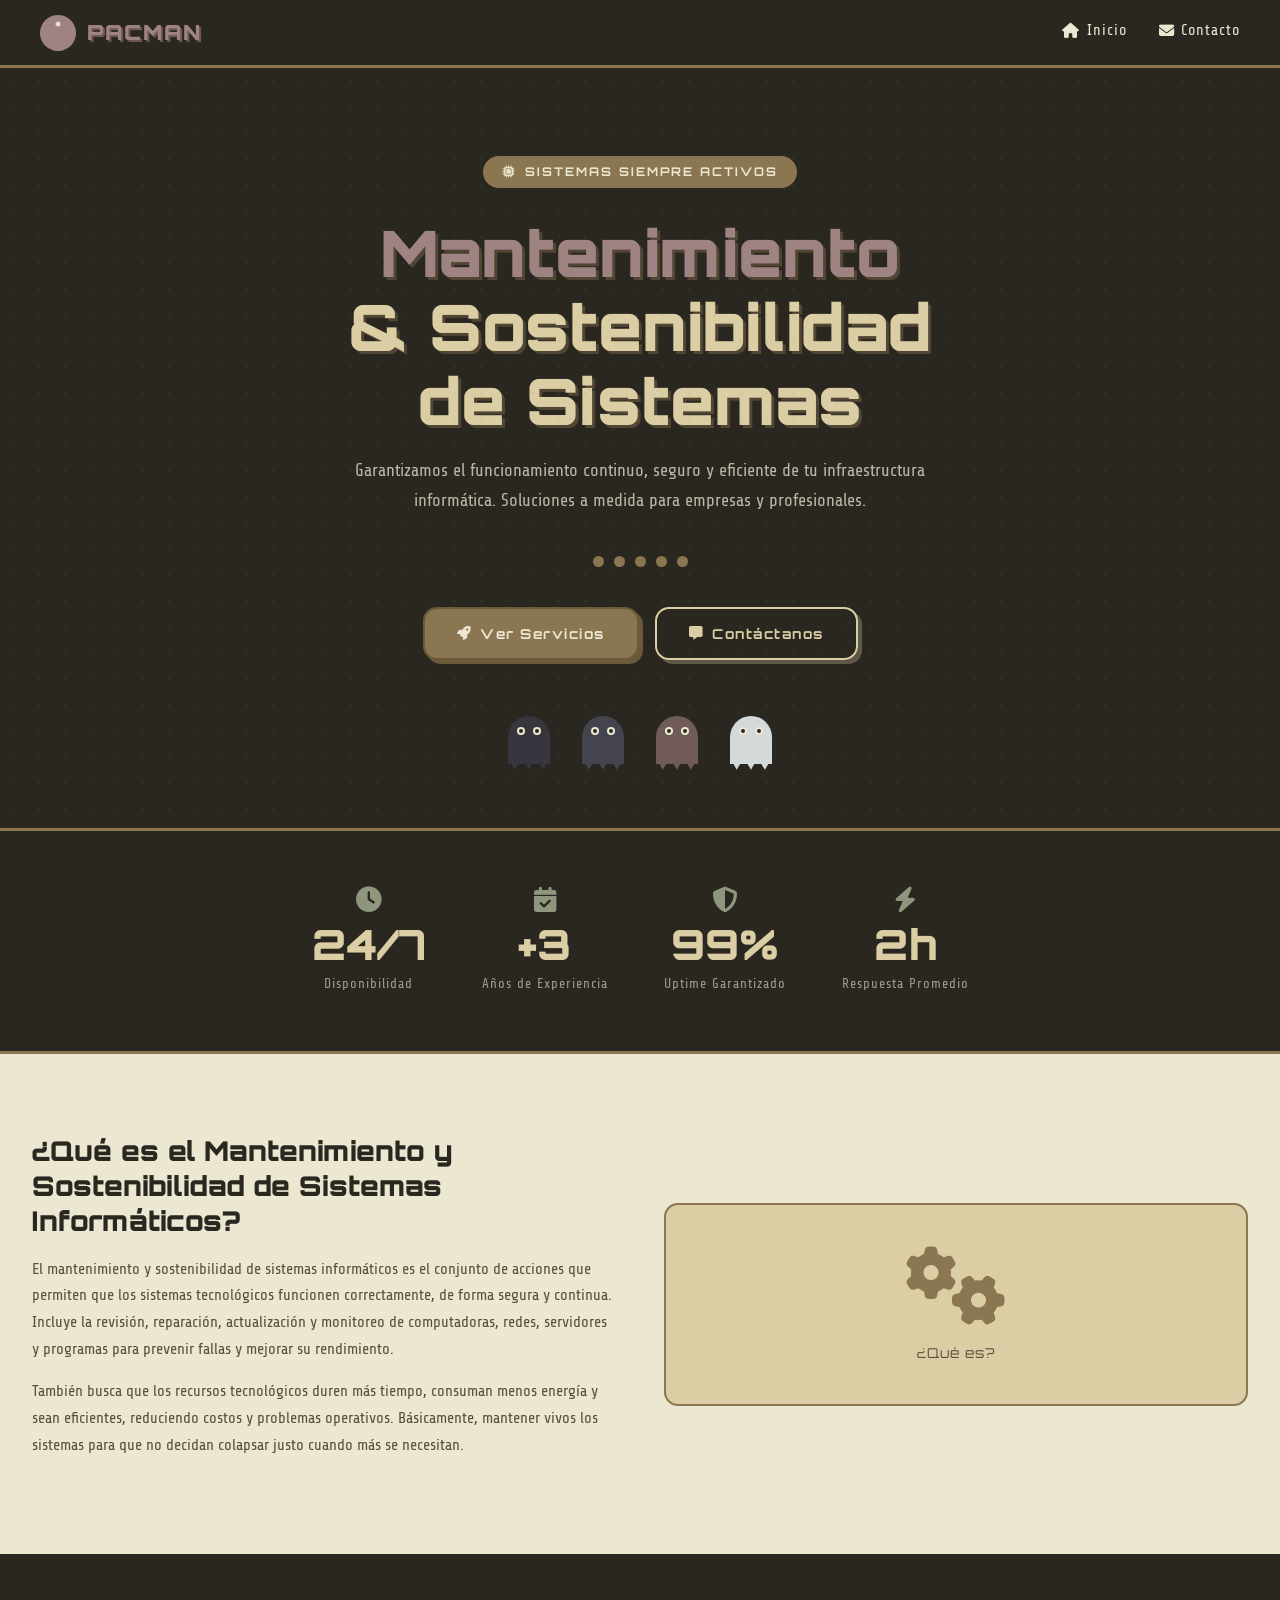
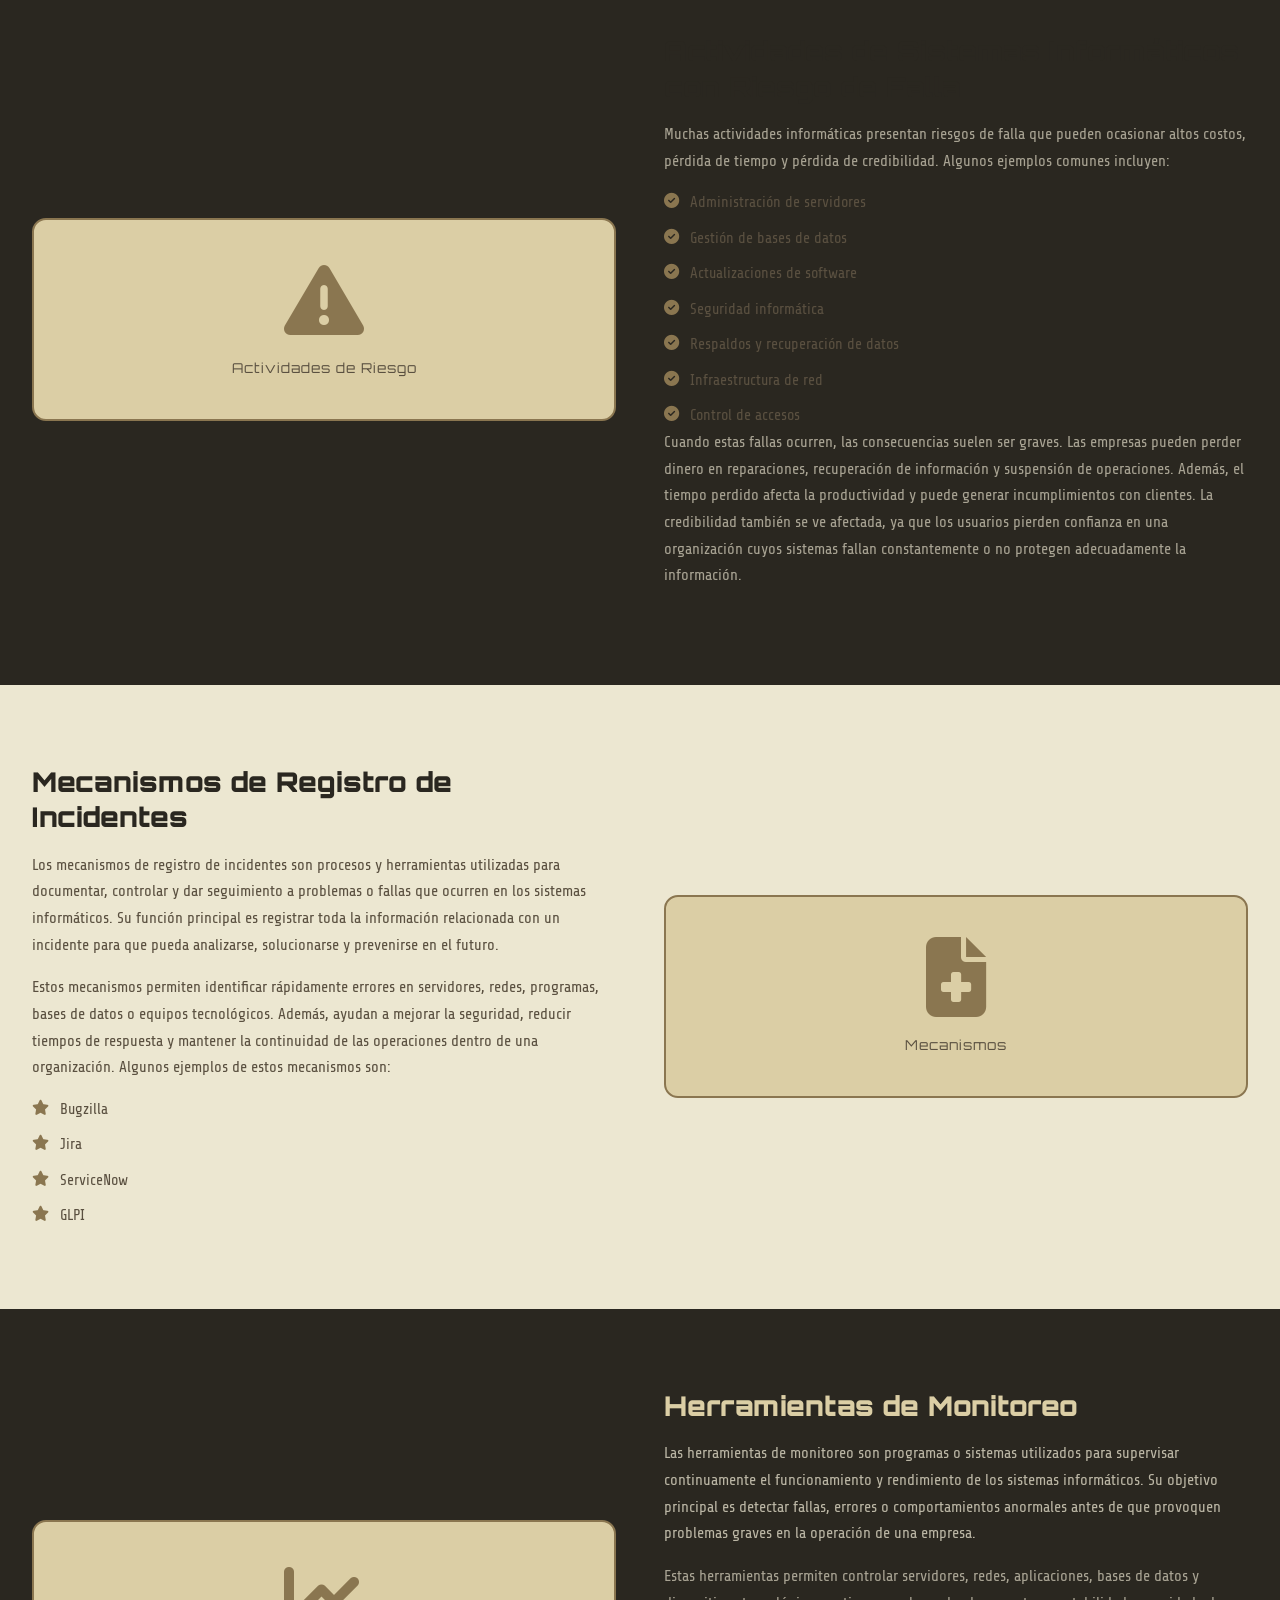
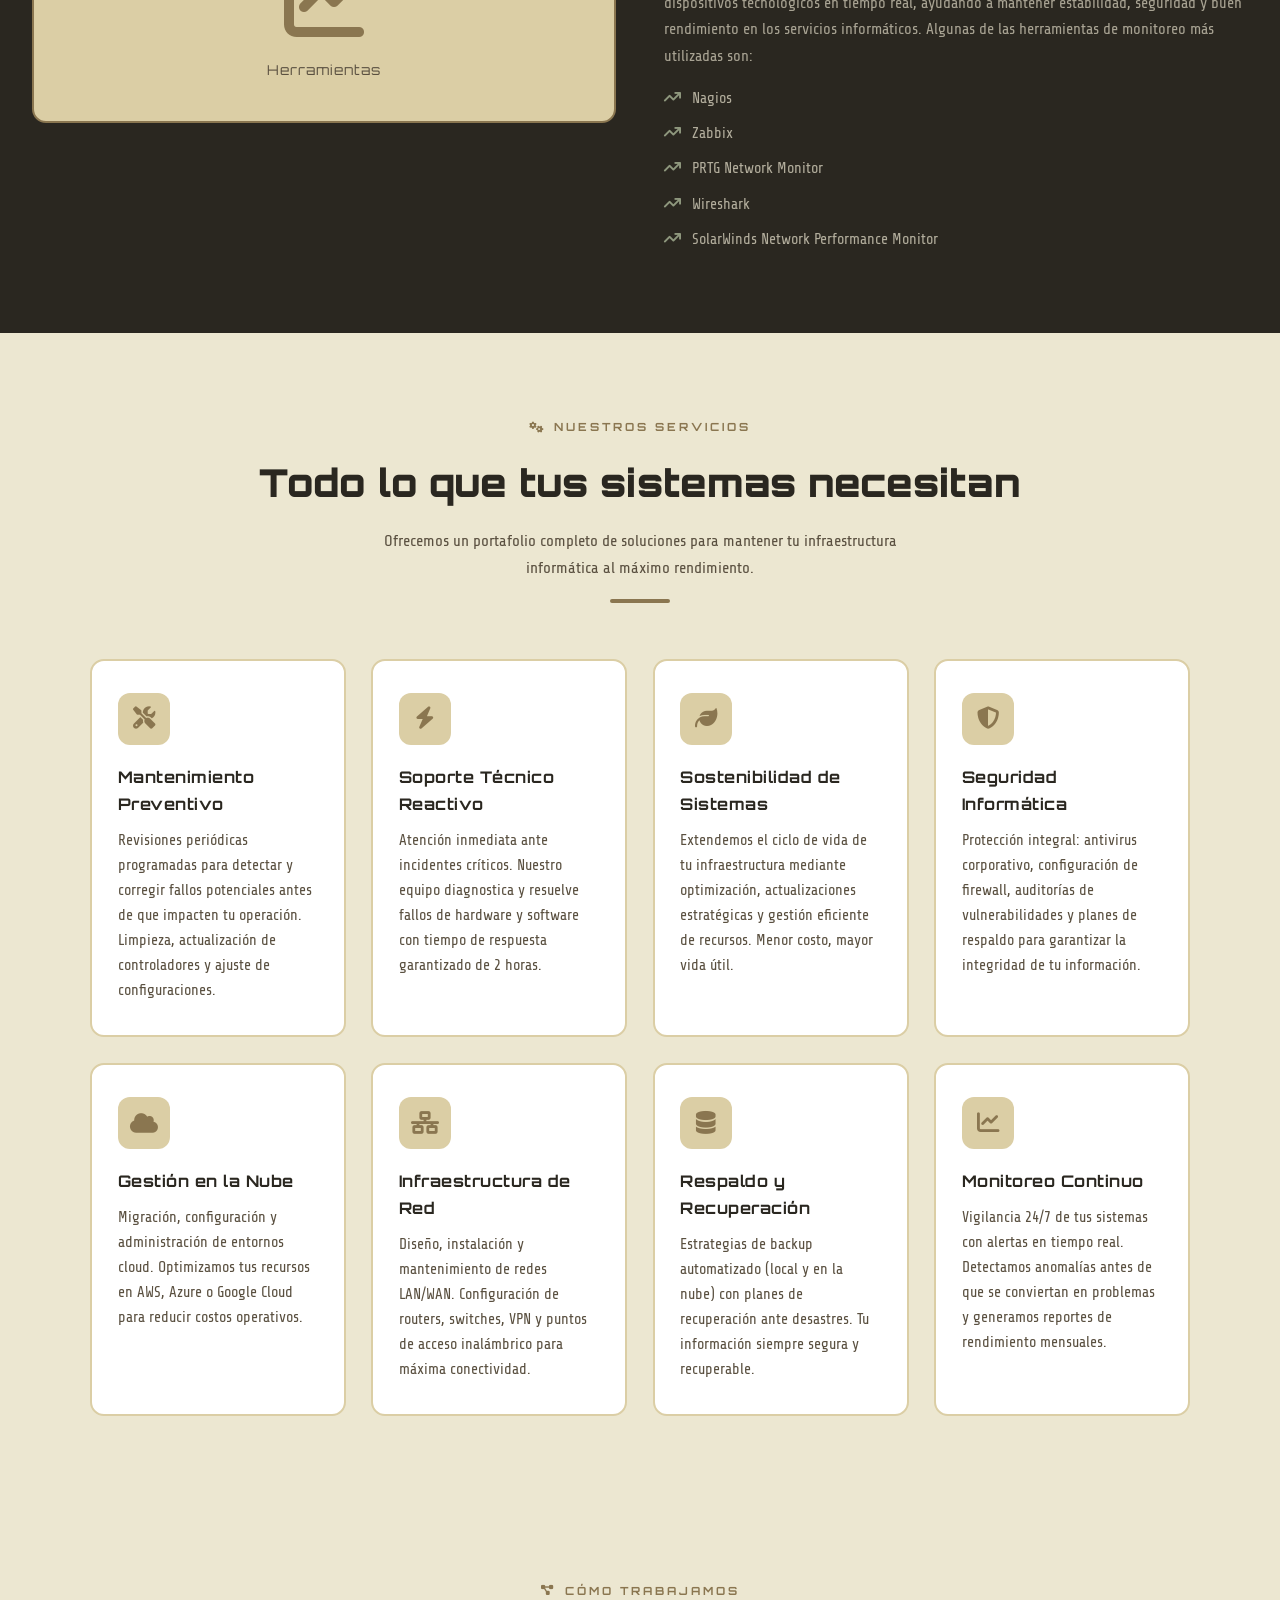
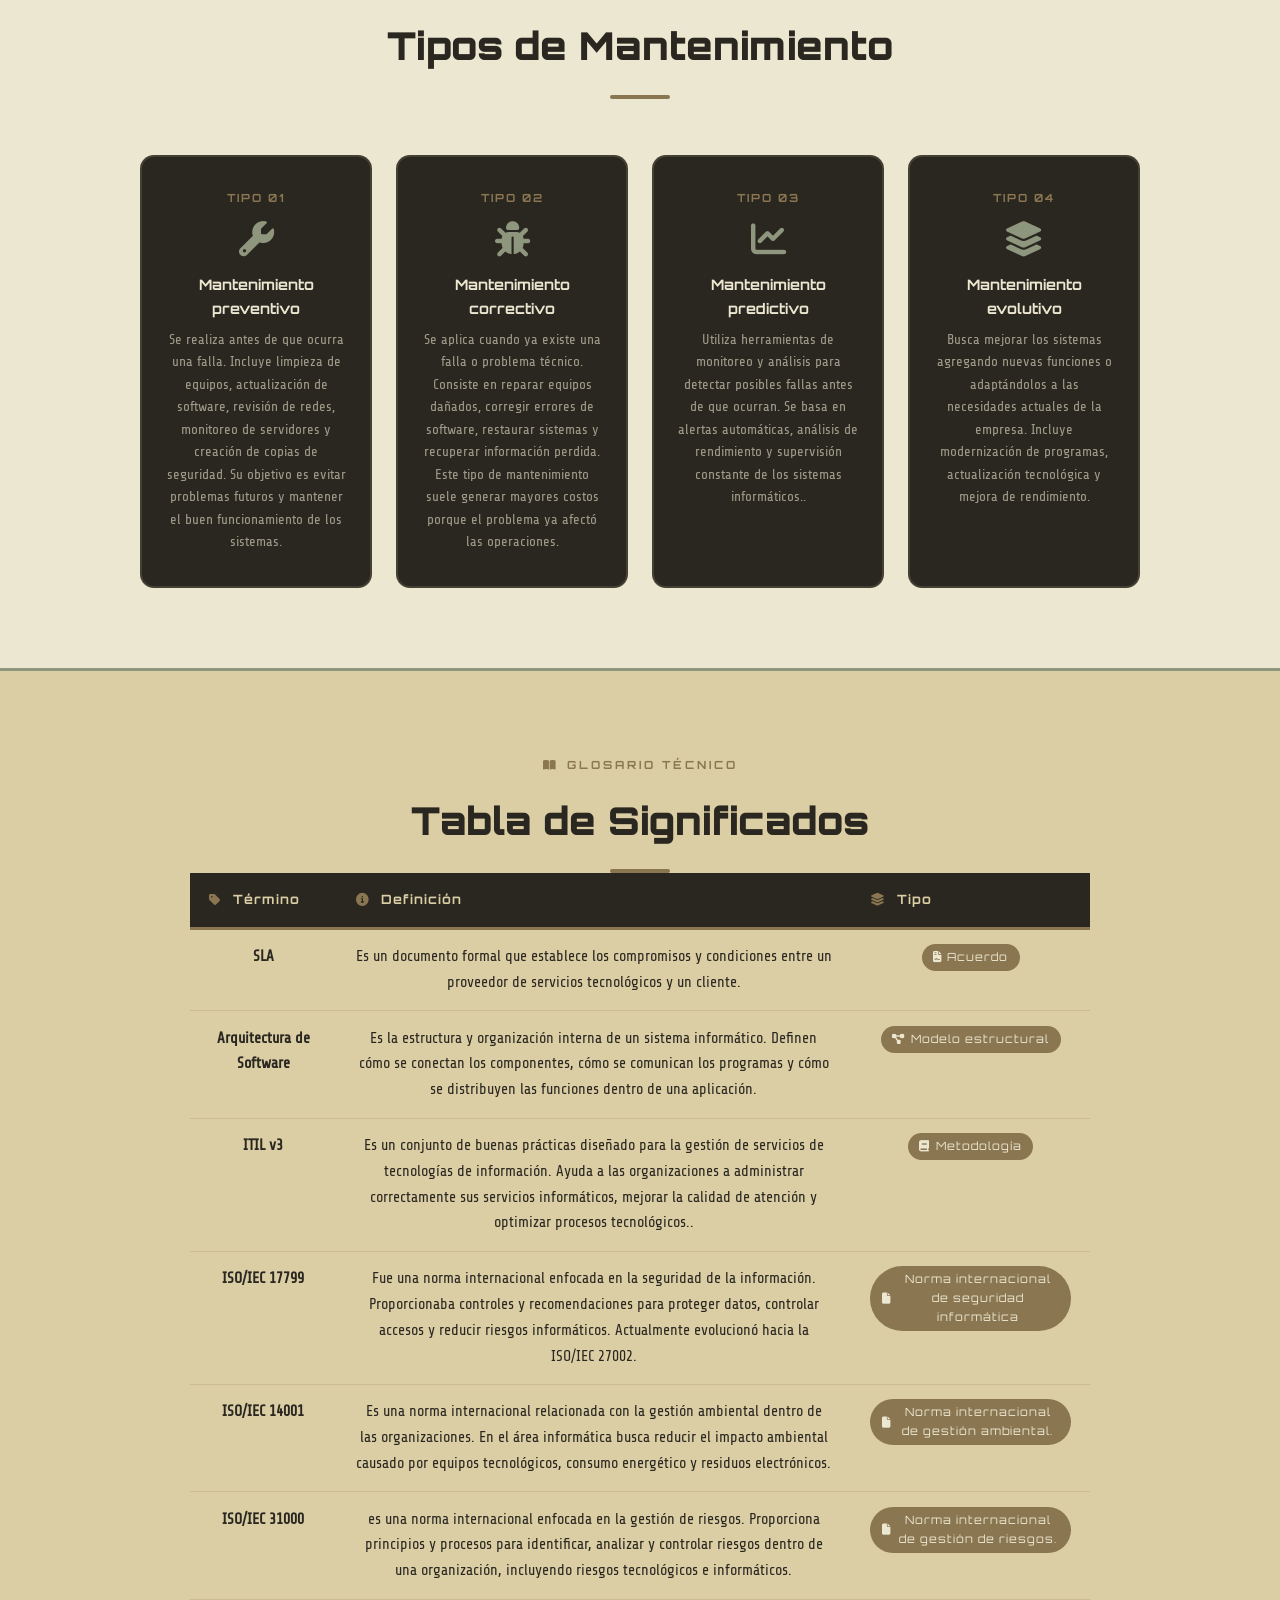
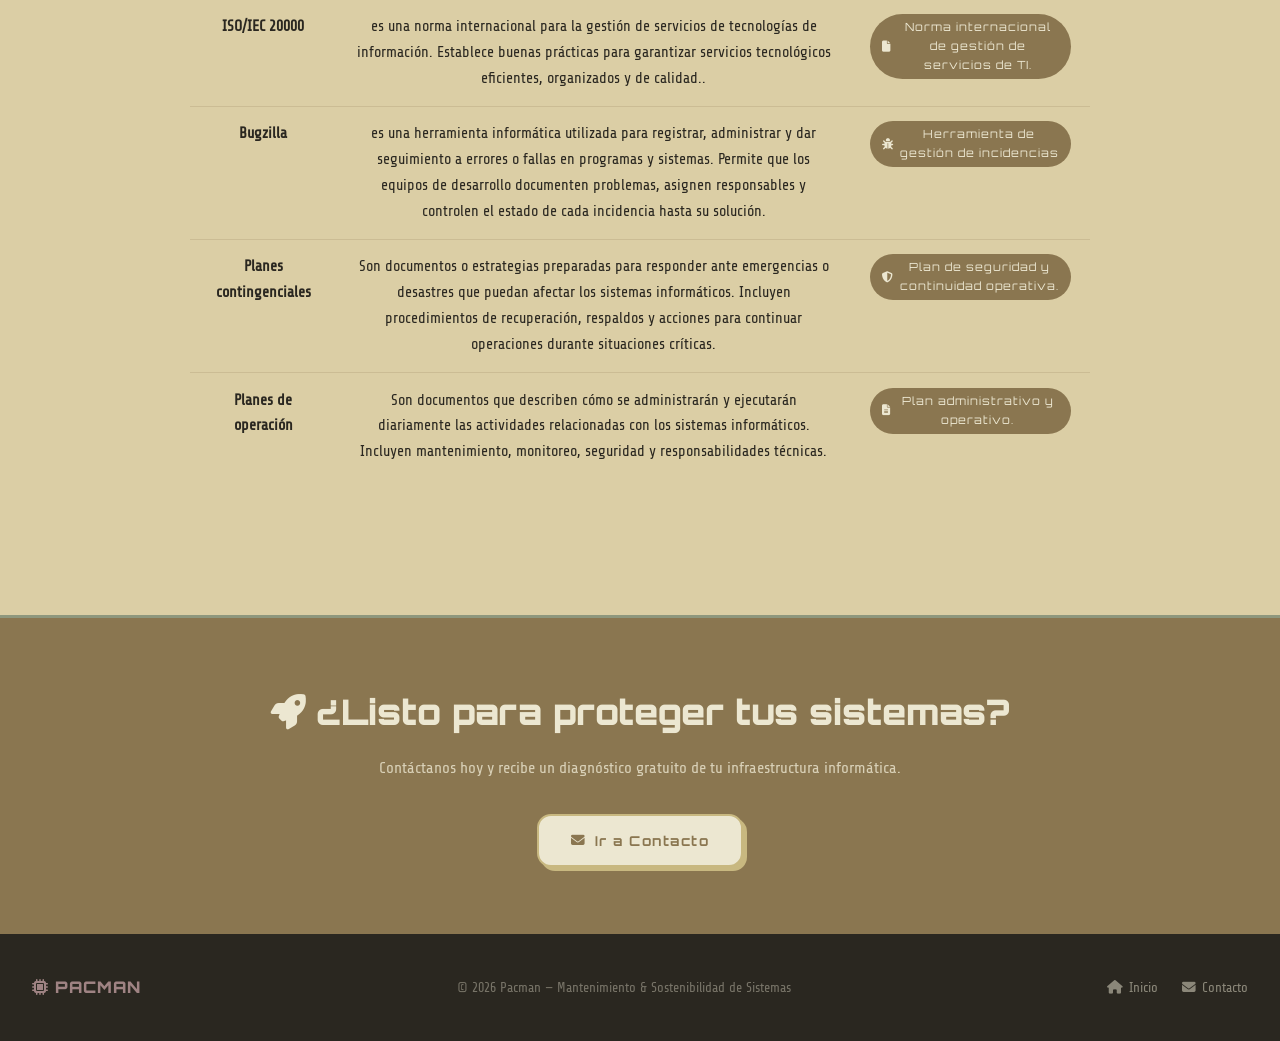
<file: index.html>
<!DOCTYPE html>
<html lang="es">
<head>
  <meta charset="UTF-8" />
  <meta name="viewport" content="width=device-width, initial-scale=1.0"/>
  <title>Pacman | Mantenimiento &amp; Sostenibilidad de Sistemas</title>
  <link rel="stylesheet" href="style.css"/>
  <link rel="stylesheet" href="https://cdnjs.cloudflare.com/ajax/libs/font-awesome/6.5.0/css/all.min.css"/>
  <style>
    /* Extra wide layout for index */
    .wide-container { max-width: 1240px; margin: 0 auto; }
    .bg-dark  { background: var(--dark); }
    .bg-cream { background: var(--c3); }
    .bg-sage  { background: var(--c2); }
  </style>
</head>
<body>

<!-- ===================== NAVBAR ===================== -->
<nav class="navbar">
  <a href="index.html" class="logo">
    <!-- Pacman animado SVG -->
    <svg class="pacman-icon" viewBox="0 0 36 36" xmlns="http://www.w3.org/2000/svg">
      <g class="pacman-mouth">
        <path class="pacman-body" d="
          M18,18
          L18,0
          A18,18 0 1,1 17.99,0
          Z"
          style="fill:var(--c5)"/>
      </g>
      <circle cx="18" cy="9" r="2.5" fill="var(--c3)" opacity="0.9"/>
    </svg>
    <span class="logo-text">PACMAN</span>
  </a>

  <ul class="nav-links">
    <li><a href="index.html" class="active"><i class="fa-solid fa-house"></i> Inicio</a></li>
    <li><a href="contact.html"><i class="fa-solid fa-envelope"></i> Contacto</a></li>
  </ul>

  <button class="hamburger" id="hamburger" aria-label="Menú">
    <span></span><span></span><span></span>
  </button>
</nav>

<!-- Mobile menu -->
<div class="mobile-menu" id="mobileMenu">
  <a href="index.html"><i class="fa-solid fa-house"></i> Inicio</a>
  <a href="contact.html"><i class="fa-solid fa-envelope"></i> Contacto</a>
</div>

<!-- ===================== HERO ===================== -->
<section class="hero">
  <div class="hero-badge">
    <i class="fa-solid fa-microchip"></i>
    SISTEMAS SIEMPRE ACTIVOS
  </div>

  <h1>
    <span>Mantenimiento</span><br>
    &amp; Sostenibilidad<br>
    de Sistemas
  </h1>

  <p>
    Garantizamos el funcionamiento continuo, seguro y eficiente de tu infraestructura informática.
    Soluciones a medida para empresas y profesionales.
  </p>

  <div class="dots-path">
    <div class="dot"></div>
    <div class="dot"></div>
    <div class="dot"></div>
    <div class="dot"></div>
    <div class="dot"></div>
  </div>

  <div class="hero-btns">
    <a href="#servicios" class="btn btn-primary">
      <i class="fa-solid fa-rocket"></i> Ver Servicios
    </a>
    <a href="contact.html" class="btn btn-outline">
      <i class="fa-solid fa-message"></i> Contáctanos
    </a>
  </div>

  <div class="ghosts-row">
    <div class="ghost"><div class="eyes"><div class="eye"></div><div class="eye"></div></div></div>
    <div class="ghost"><div class="eyes"><div class="eye"></div><div class="eye"></div></div></div>
    <div class="ghost"><div class="eyes"><div class="eye"></div><div class="eye"></div></div></div>
    <div class="ghost"><div class="eyes"><div class="eye"></div><div class="eye"></div></div></div>
  </div>
</section>

<!-- ===================== STATS ===================== -->
<div class="stats-band">
  <div class="stat">
    <i class="fa-solid fa-clock stat-icon"></i>
    <span class="stat-num">24/7</span>
    <span class="stat-label">Disponibilidad</span>
  </div>
  <div class="stat">
    <i class="fa-solid fa-calendar-check stat-icon"></i>
    <span class="stat-num">+3</span>
    <span class="stat-label">Años de Experiencia</span>
  </div>
  <div class="stat">
    <i class="fa-solid fa-shield-halved stat-icon"></i>
    <span class="stat-num">99%</span>
    <span class="stat-label">Uptime Garantizado</span>
  </div>
  <div class="stat">
    <i class="fa-solid fa-bolt stat-icon"></i>
    <span class="stat-num">2h</span>
    <span class="stat-label">Respuesta Promedio</span>
  </div>
</div>

<!-- ===================== INFO: ¿QUE ES EL MANTENIMIENTO Y SOSTENIBILIDAD DE SISTEMAS INFORMÁTICOS? ===================== -->
<section class="bg-cream" style="padding: 5rem 2rem;">
  <div class="info-section reverse wide-container">
    <div class="info-visual">
      <i class="fa-solid fa-cogs"></i>
      <p>¿Qué es?</p>
    </div>
    <div class="info-content">
      <h2>¿Qué es el Mantenimiento y Sostenibilidad de Sistemas Informáticos?</h2>
      <p>
        El mantenimiento y sostenibilidad de sistemas informáticos es el conjunto de acciones que permiten que los sistemas tecnológicos funcionen correctamente, de forma segura y continua. Incluye la revisión, reparación, actualización y monitoreo de computadoras, redes, servidores y programas para prevenir fallas y mejorar su rendimiento.
      </p>
      <p>
        También busca que los recursos tecnológicos duren más tiempo, consuman menos energía y sean eficientes, reduciendo costos y problemas operativos. Básicamente, mantener vivos los sistemas para que no decidan colapsar justo cuando más se necesitan.
      </p>
    </div>
    </div>
</section>

<!-- ===================== INFO: Actividades de sistemas informáticos con riesgo de falla ===================== -->
<section class="bg-dark" style="padding: 5rem 2rem;">
  <div class="info-section wide-container">
    <div class="info-visual">
      <i class="fa-solid fa-exclamation-triangle"></i>
      <p>Actividades de Riesgo</p>
    </div>
    <div class="info-content">
      <h2>Actividades de Sistemas Informáticos con Riesgo de Falla</h2>
      <p style="color:rgba(236,231,209,0.65)">
        Muchas actividades informáticas presentan riesgos de falla que pueden ocasionar altos costos, pérdida de tiempo y pérdida de credibilidad. Algunos ejemplos comunes incluyen:
      </p>
      <ul class="info-list">
        <li><i class="fa-solid fa-check-circle"></i> Administración de servidores</li>
        <li><i class="fa-solid fa-check-circle"></i> Gestión de bases de datos</li>
        <li><i class="fa-solid fa-check-circle"></i> Actualizaciones de software</li>
        <li><i class="fa-solid fa-check-circle"></i> Seguridad informática</li>
        <li><i class="fa-solid fa-check-circle"></i> Respaldos y recuperación de datos</li>
        <li><i class="fa-solid fa-check-circle"></i> Infraestructura de red</li>
        <li><i class="fa-solid fa-check-circle"></i> Control de accesos</li>
      </ul>
      <p style="color:rgba(236,231,209,0.65)">
        Cuando estas fallas ocurren, las consecuencias suelen ser graves. Las empresas pueden perder dinero en reparaciones, recuperación de información y suspensión de operaciones. 
        Además, el tiempo perdido afecta la productividad y puede generar incumplimientos con clientes. La credibilidad también se ve afectada, 
        ya que los usuarios pierden confianza en una organización cuyos sistemas fallan constantemente o no protegen adecuadamente la información.
      </p> 
      </ul>
    </div>
    </div>
</section>

<!-- ===================== INFO: Mecanismos de registro de incidentes ===================== -->
<section class="bg-cream" style="padding: 5rem 2rem;">
  <div class="info-section reverse wide-container">
        <div class="info-visual">
      <i class="fa-solid fa-file-medical"></i>
      <p>Mecanismos</p>
    </div>
    <div class="info-content">
      <h2>Mecanismos de Registro de Incidentes</h2>
      <p>
        Los mecanismos de registro de incidentes son procesos y herramientas utilizadas para documentar, controlar y dar seguimiento a problemas o fallas que ocurren en los sistemas informáticos. 
        Su función principal es registrar toda la información relacionada con un incidente para que pueda analizarse, solucionarse y prevenirse en el futuro.
      </p>
      <p>
        Estos mecanismos permiten identificar rápidamente errores en servidores, redes, programas, bases de datos o equipos tecnológicos. 
        Además, ayudan a mejorar la seguridad, reducir tiempos de respuesta y mantener la continuidad de las operaciones dentro de una organización.
        Algunos ejemplos de estos mecanismos son:
      </p>
      <ul class="info-list">
        <li><i class="fa-solid fa-star" style="color:var(--c1)"></i> Bugzilla</li>
        <li><i class="fa-solid fa-star" style="color:var(--c1)"></i> Jira</li>
        <li><i class="fa-solid fa-star" style="color:var(--c1)"></i> ServiceNow</li>
        <li><i class="fa-solid fa-star" style="color:var(--c1)"></i> GLPI</li>
      </ul>
    </div>
  </div>
</section>

<!-- ===================== INFO: Herramientas de monitoreo ===================== -->
<section class="bg-dark" style="padding: 5rem 2rem;">
  <div class="info-section wide-container">
    <div class="info-visual">
      <i class="fa-solid fa-chart-line"></i>
      <p>Herramientas</p>
    </div>
    <div class="info-content">
      <h2 style="color:var(--c4)">Herramientas de Monitoreo</h2>
      <p style="color:rgba(236,231,209,0.75)">
        Las herramientas de monitoreo son programas o sistemas utilizados para supervisar continuamente el funcionamiento y rendimiento de los sistemas informáticos. 
        Su objetivo principal es detectar fallas, errores o comportamientos anormales antes de que provoquen problemas graves en la operación de una empresa.
      </p>
      <p style="color:rgba(236,231,209,0.65)">
        Estas herramientas permiten controlar servidores, redes, aplicaciones, bases de datos y dispositivos tecnológicos en tiempo real, ayudando a mantener estabilidad, 
        seguridad y buen rendimiento en los servicios informáticos.
        Algunas de las herramientas de monitoreo más utilizadas son:
      </p>
      <ul class="info-list">
        <li style="color:rgba(236,231,209,0.7)"><i class="fa-solid fa-arrow-trend-up" style="color:var(--c2)"></i> Nagios</li>
        <li style="color:rgba(236,231,209,0.7)"><i class="fa-solid fa-arrow-trend-up" style="color:var(--c2)"></i> Zabbix</li>
        <li style="color:rgba(236,231,209,0.7)"><i class="fa-solid fa-arrow-trend-up" style="color:var(--c2)"></i> PRTG Network Monitor</li>
        <li style="color:rgba(236,231,209,0.7)"><i class="fa-solid fa-arrow-trend-up" style="color:var(--c2)"></i> Wireshark</li>
        <li style="color:rgba(236,231,209,0.7)"><i class="fa-solid fa-arrow-trend-up" style="color:var(--c2)"></i> SolarWinds Network Performance Monitor</li>
      </ul>
    </div>
  </div>
</section>

<!-- ===================== SERVICIOS ===================== -->
<section id="servicios" class="bg-cream">
  <div class="wide-container">
    <div class="section-header">
      <div class="section-label"><i class="fa-solid fa-gears"></i> Nuestros Servicios</div>
      <h2>Todo lo que tus sistemas necesitan</h2>
      <p>Ofrecemos un portafolio completo de soluciones para mantener tu infraestructura informática al máximo rendimiento.</p>
      <div class="divider"></div>
    </div>

    <div class="cards-grid">
      <div class="card" tabindex="0">
        <div class="card-icon"><i class="fa-solid fa-screwdriver-wrench"></i></div>
        <h3>Mantenimiento Preventivo</h3>
        <p>Revisiones periódicas programadas para detectar y corregir fallos potenciales antes de que impacten tu operación. Limpieza, actualización de controladores y ajuste de configuraciones.</p>
      </div>
      <div class="card" tabindex="0">
        <div class="card-icon"><i class="fa-solid fa-bolt"></i></div>
        <h3>Soporte Técnico Reactivo</h3>
        <p>Atención inmediata ante incidentes críticos. Nuestro equipo diagnostica y resuelve fallos de hardware y software con tiempo de respuesta garantizado de 2 horas.</p>
      </div>
      <div class="card" tabindex="0">
        <div class="card-icon"><i class="fa-solid fa-leaf"></i></div>
        <h3>Sostenibilidad de Sistemas</h3>
        <p>Extendemos el ciclo de vida de tu infraestructura mediante optimización, actualizaciones estratégicas y gestión eficiente de recursos. Menor costo, mayor vida útil.</p>
      </div>
      <div class="card" tabindex="0">
        <div class="card-icon"><i class="fa-solid fa-shield-halved"></i></div>
        <h3>Seguridad Informática</h3>
        <p>Protección integral: antivirus corporativo, configuración de firewall, auditorías de vulnerabilidades y planes de respaldo para garantizar la integridad de tu información.</p>
      </div>
      <div class="card" tabindex="0">
        <div class="card-icon"><i class="fa-solid fa-cloud"></i></div>
        <h3>Gestión en la Nube</h3>
        <p>Migración, configuración y administración de entornos cloud. Optimizamos tus recursos en AWS, Azure o Google Cloud para reducir costos operativos.</p>
      </div>
      <div class="card" tabindex="0">
        <div class="card-icon"><i class="fa-solid fa-network-wired"></i></div>
        <h3>Infraestructura de Red</h3>
        <p>Diseño, instalación y mantenimiento de redes LAN/WAN. Configuración de routers, switches, VPN y puntos de acceso inalámbrico para máxima conectividad.</p>
      </div>
      <div class="card" tabindex="0">
        <div class="card-icon"><i class="fa-solid fa-database"></i></div>
        <h3>Respaldo y Recuperación</h3>
        <p>Estrategias de backup automatizado (local y en la nube) con planes de recuperación ante desastres. Tu información siempre segura y recuperable.</p>
      </div>
      <div class="card" tabindex="0">
        <div class="card-icon"><i class="fa-solid fa-chart-line"></i></div>
        <h3>Monitoreo Continuo</h3>
        <p>Vigilancia 24/7 de tus sistemas con alertas en tiempo real. Detectamos anomalías antes de que se conviertan en problemas y generamos reportes de rendimiento mensuales.</p>
      </div>
    </div>
  </div>
</section>

<!-- ===================== PROCESO ===================== -->
<section id="proceso" class="bg-cream">
  <div class="wide-container">
    <div class="section-header">
      <div class="section-label"><i class="fa-solid fa-diagram-project"></i> Cómo Trabajamos</div>
      <h2>Tipos de Mantenimiento</h2>
      <div class="divider"></div>
    </div>

    <div class="steps-grid">
      <div class="step-card" tabindex="0">
        <span class="step-number">TIPO 01</span>
        <i class="fa-solid fa-wrench"></i>
        <h3>Mantenimiento preventivo</h3>
        <p>Se realiza antes de que ocurra una falla. Incluye limpieza de equipos, actualización de software, revisión de redes, monitoreo de servidores 
          y creación de copias de seguridad. Su objetivo es evitar problemas futuros y mantener el buen funcionamiento de los sistemas.</p>
      </div>
      <div class="step-card" tabindex="0">
        <span class="step-number">TIPO 02</span>
        <i class="fa-solid fa-bug"></i>
        <h3>Mantenimiento correctivo</h3>
        <p>Se aplica cuando ya existe una falla o problema técnico. Consiste en reparar equipos dañados, corregir errores de software, restaurar sistemas y 
          recuperar información perdida. Este tipo de mantenimiento suele generar mayores costos porque el problema ya afectó las operaciones.</p>
      </div>
      <div class="step-card" tabindex="0">
        <span class="step-number">TIPO 03</span>
        <i class="fa-solid fa-chart-line"></i>
        <h3>Mantenimiento predictivo</h3>
        <p>Utiliza herramientas de monitoreo y análisis para detectar posibles fallas antes de que ocurran. Se basa en alertas automáticas, análisis de rendimiento
          y supervisión constante de los sistemas informáticos..</p>
      </div>
      <div class="step-card" tabindex="0">
        <span class="step-number">TIPO 04</span>
        <i class="fa-solid fa-layer-group"></i>
        <h3>Mantenimiento evolutivo</h3>
        <p>Busca mejorar los sistemas agregando nuevas funciones o adaptándolos a las necesidades actuales de la empresa. Incluye modernización de programas, 
          actualización tecnológica y mejora de rendimiento.</p>
      </div>
    </div>
  </div>
</section>

<!-- ===================== GLOSARIO / TABLA ===================== -->
<section id="glosario" class="table-section">
  <div class="wide-container">
    <div class="section-header">
      <div class="section-label"><i class="fa-solid fa-book-open"></i> Glosario Técnico</div>
      <h2>Tabla de Significados</h2>
      <div class="divider"></div>

    <div class="table-wrap">
      <table class="styled-table">
        <thead>
        <tr>
    <th><i class="fa-solid fa-tag"></i> Término</th>
    <th><i class="fa-solid fa-circle-info"></i> Definición</th>
    <th><i class="fa-solid fa-layer-group"></i> Tipo</th>
        </tr>
          </thead>

        <tr>
  <td><strong>SLA</strong></td>
  <td>Es un documento formal que establece los compromisos y condiciones entre un proveedor de servicios tecnológicos y un cliente.</td>
  <td><span class="badge-table"><i class="fa-solid fa-file-contract"></i> Acuerdo</span></td>
</tr>

<tr>
  <td><strong>Arquitectura de Software</strong></td>
  <td>Es la estructura y organización interna de un sistema informático. Definen cómo se conectan los componentes, 
    cómo se comunican los programas y cómo se distribuyen las funciones dentro de una aplicación.</td>
  <td><span class="badge-table"><i class="fa-solid fa-diagram-project"></i> Modelo estructural</span></td>
</tr>

<tr>
  <td><strong>ITIL v3</strong></td>
  <td>Es un conjunto de buenas prácticas diseñado para la gestión de servicios de tecnologías de información. 
    Ayuda a las organizaciones a administrar correctamente sus servicios informáticos, mejorar la calidad de atención y optimizar procesos tecnológicos..</td>
  <td><span class="badge-table"><i class="fa-solid fa-book"></i> Metodología</span></td>
</tr>

<tr>
  <td><strong>ISO/IEC 17799</strong></td>
  <td>Fue una norma internacional enfocada en la seguridad de la información. Proporcionaba controles y recomendaciones para proteger datos, 
    controlar accesos y reducir riesgos informáticos. Actualmente evolucionó hacia la ISO/IEC 27002.</td>
  <td><span class="badge-table"><i class="fa-solid fa-file"></i> Norma internacional de seguridad informática</span></td>
</tr>

<tr>
  <td><strong>ISO/IEC 14001</strong></td>
  <td>Es una norma internacional relacionada con la gestión ambiental dentro de las organizaciones. 
  En el área informática busca reducir el impacto ambiental causado por equipos tecnológicos, consumo energético y residuos electrónicos.</td>
  <td><span class="badge-table"><i class="fa-solid fa-file"></i> Norma internacional de gestión ambiental.</span></td>
</tr>

<tr>
  <td><strong>ISO/IEC 31000</strong></td>
  <td>es una norma internacional enfocada en la gestión de riesgos. Proporciona principios y procesos para identificar, analizar y 
    controlar riesgos dentro de una organización, incluyendo riesgos tecnológicos e informáticos.</td>
  <td><span class="badge-table"><i class="fa-solid fa-file"></i> Norma internacional de gestión de riesgos.</span></td>
</tr>

<tr>
  <td><strong>ISO/IEC 20000</strong></td>
  <td>es una norma internacional para la gestión de servicios de tecnologías de información. 
      Establece buenas prácticas para garantizar servicios tecnológicos eficientes, organizados y de calidad..</td>
  <td><span class="badge-table"><i class="fa-solid fa-file"></i> Norma internacional de gestión de servicios de TI.</span></td>
</tr>

<tr>
  <td><strong>Bugzilla</strong></td>
  <td>es una herramienta informática utilizada para registrar, administrar y dar seguimiento a errores o fallas en programas y sistemas. 
    Permite que los equipos de desarrollo documenten problemas, asignen responsables y controlen el estado de cada incidencia hasta su solución.</td>
  <td><span class="badge-table"><i class="fa-solid fa-bug"></i> Herramienta de gestión de incidencias</span></td>
</tr>

<tr>
  <td><strong>Planes contingenciales</strong></td>
  <td>Son documentos o estrategias preparadas para responder ante emergencias o desastres que puedan afectar los sistemas informáticos. 
    Incluyen procedimientos de recuperación, respaldos y acciones para continuar operaciones durante situaciones críticas.</td>
  <td><span class="badge-table"><i class="fa-solid fa-shield-alt"></i> Plan de seguridad y continuidad operativa.</span></td>
</tr>

<tr>
  <td><strong>Planes de operación</strong></td>
  <td>Son documentos que describen cómo se administrarán y ejecutarán diariamente las actividades relacionadas con los sistemas informáticos. 
    Incluyen mantenimiento, monitoreo, seguridad y responsabilidades técnicas.</td>
  <td><span class="badge-table"><i class="fa-solid fa-file-alt"></i> Plan administrativo y operativo.</span></td>
</tr>
        </tbody>
      </table>
         </div>
         </div>
  </div>
</section>

<!-- ===================== CTA ===================== -->
<div class="cta-band">
  <h2><i class="fa-solid fa-rocket"></i> ¿Listo para proteger tus sistemas?</h2>
  <p>Contáctanos hoy y recibe un diagnóstico gratuito de tu infraestructura informática.</p>
  <a href="contact.html" class="btn btn-cta">
    <i class="fa-solid fa-envelope"></i> Ir a Contacto
  </a>
</div>

<!-- ===================== FOOTER ===================== -->
<footer>
  <div class="footer-brand">
    <i class="fa-solid fa-microchip"></i> PACMAN
  </div>
  <span class="footer-copy">© 2026 Pacman — Mantenimiento &amp; Sostenibilidad de Sistemas</span>
  <div class="footer-links">
    <a href="index.html"><i class="fa-solid fa-house"></i> Inicio</a>
    <a href="contact.html"><i class="fa-solid fa-envelope"></i> Contacto</a>
  </div>
</footer>

<!-- ===================== JS ===================== -->
<script>
  // Hamburger menu
  const hamburger = document.getElementById('hamburger');
  const mobileMenu = document.getElementById('mobileMenu');

  hamburger.addEventListener('click', () => {
    hamburger.classList.toggle('open');
    mobileMenu.classList.toggle('open');
  });

  // Close menu when link clicked
  mobileMenu.querySelectorAll('a').forEach(link => {
    link.addEventListener('click', () => {
      hamburger.classList.remove('open');
      mobileMenu.classList.remove('open');
    });
  });

  // Lift animation on cards (click + keyboard)
  document.querySelectorAll('.card, .step-card').forEach(card => {
    card.addEventListener('click', () => {
      card.classList.toggle('lifted');
    });

    card.addEventListener('keydown', e => {
      if (e.key === 'Enter' || e.key === ' ') {
        e.preventDefault();
        card.classList.toggle('lifted');
      }
    });
  });

  // Active nav link on scroll
  const sections = document.querySelectorAll('section[id]');
  const navLinks = document.querySelectorAll('.nav-links a');

  window.addEventListener('scroll', () => {
    let current = '';
    sections.forEach(sec => {
      if (window.scrollY >= sec.offsetTop - 100) {
        current = sec.getAttribute('id');
      }
    });
    navLinks.forEach(link => {
      link.classList.remove('active');
      if (link.getAttribute('href') === '#' + current) {
        link.classList.add('active');
      }
    });
  });
</script>
</body>
</html>
</file>
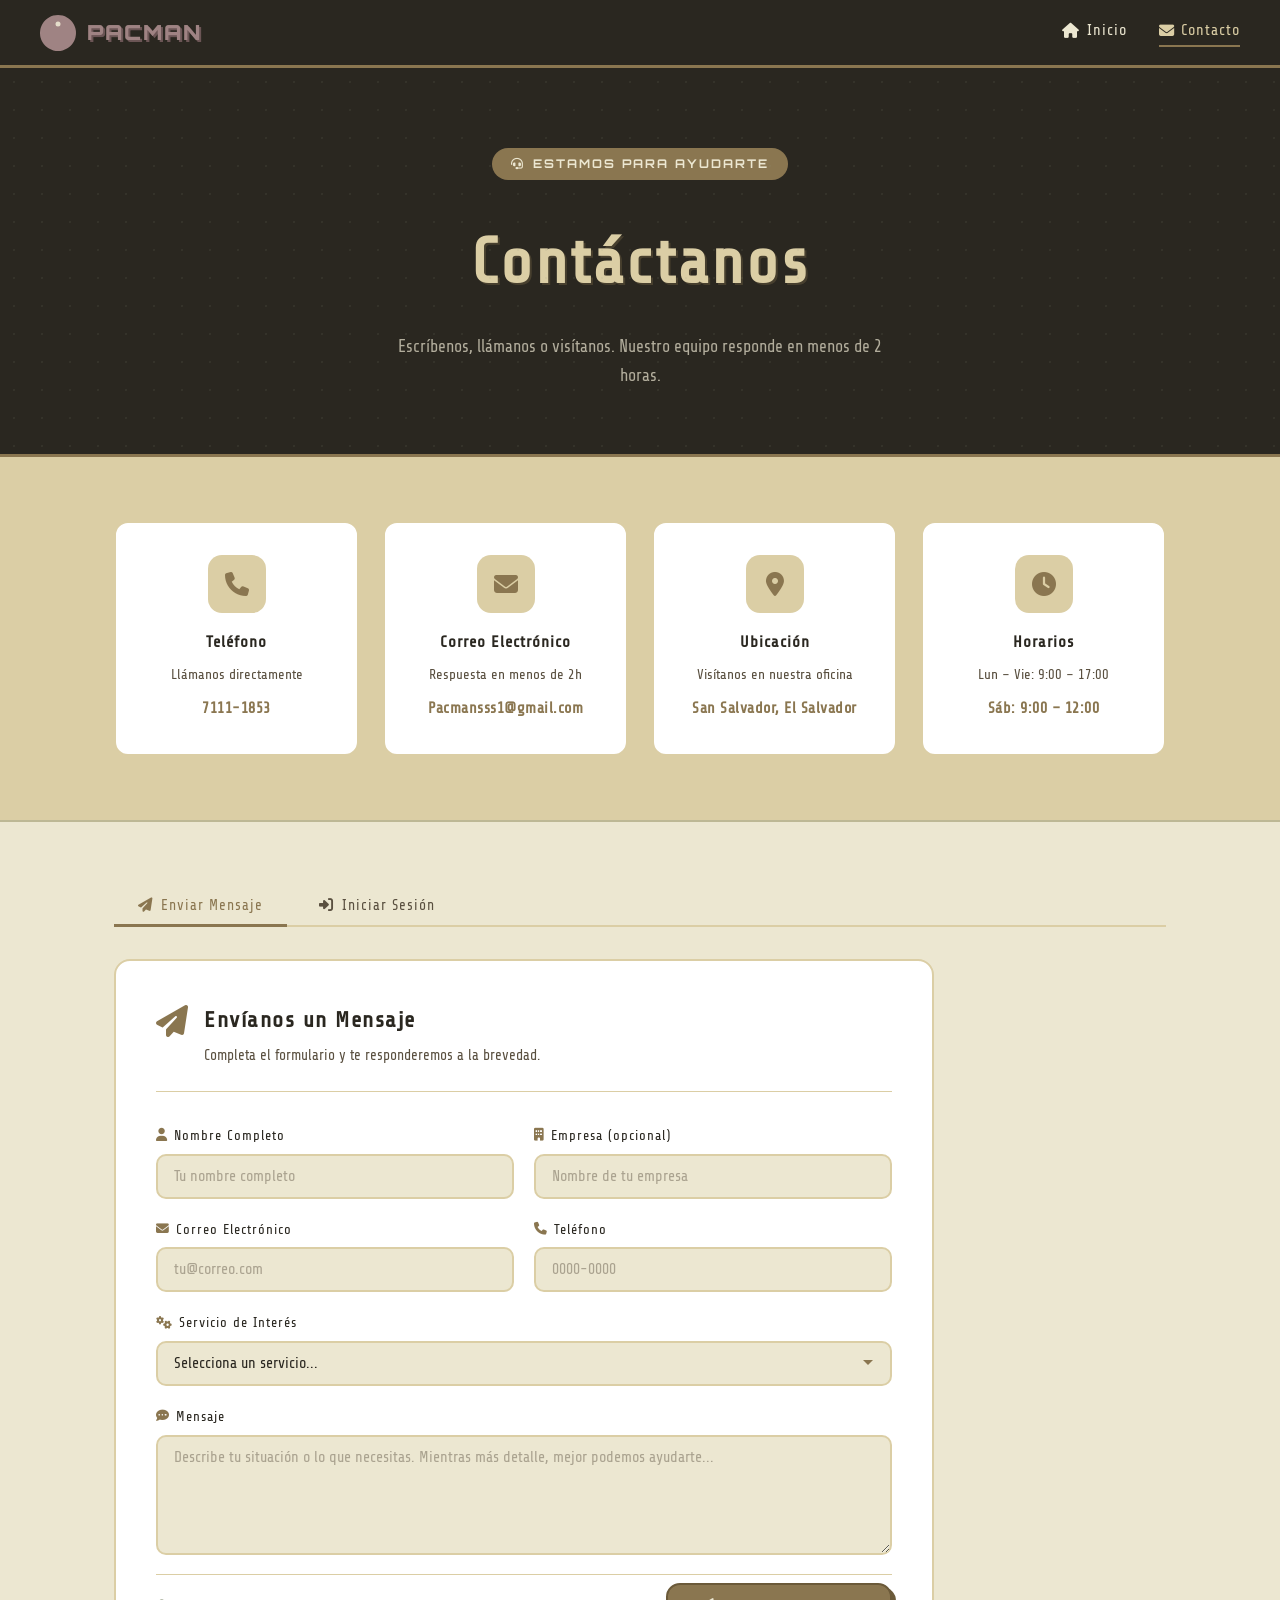
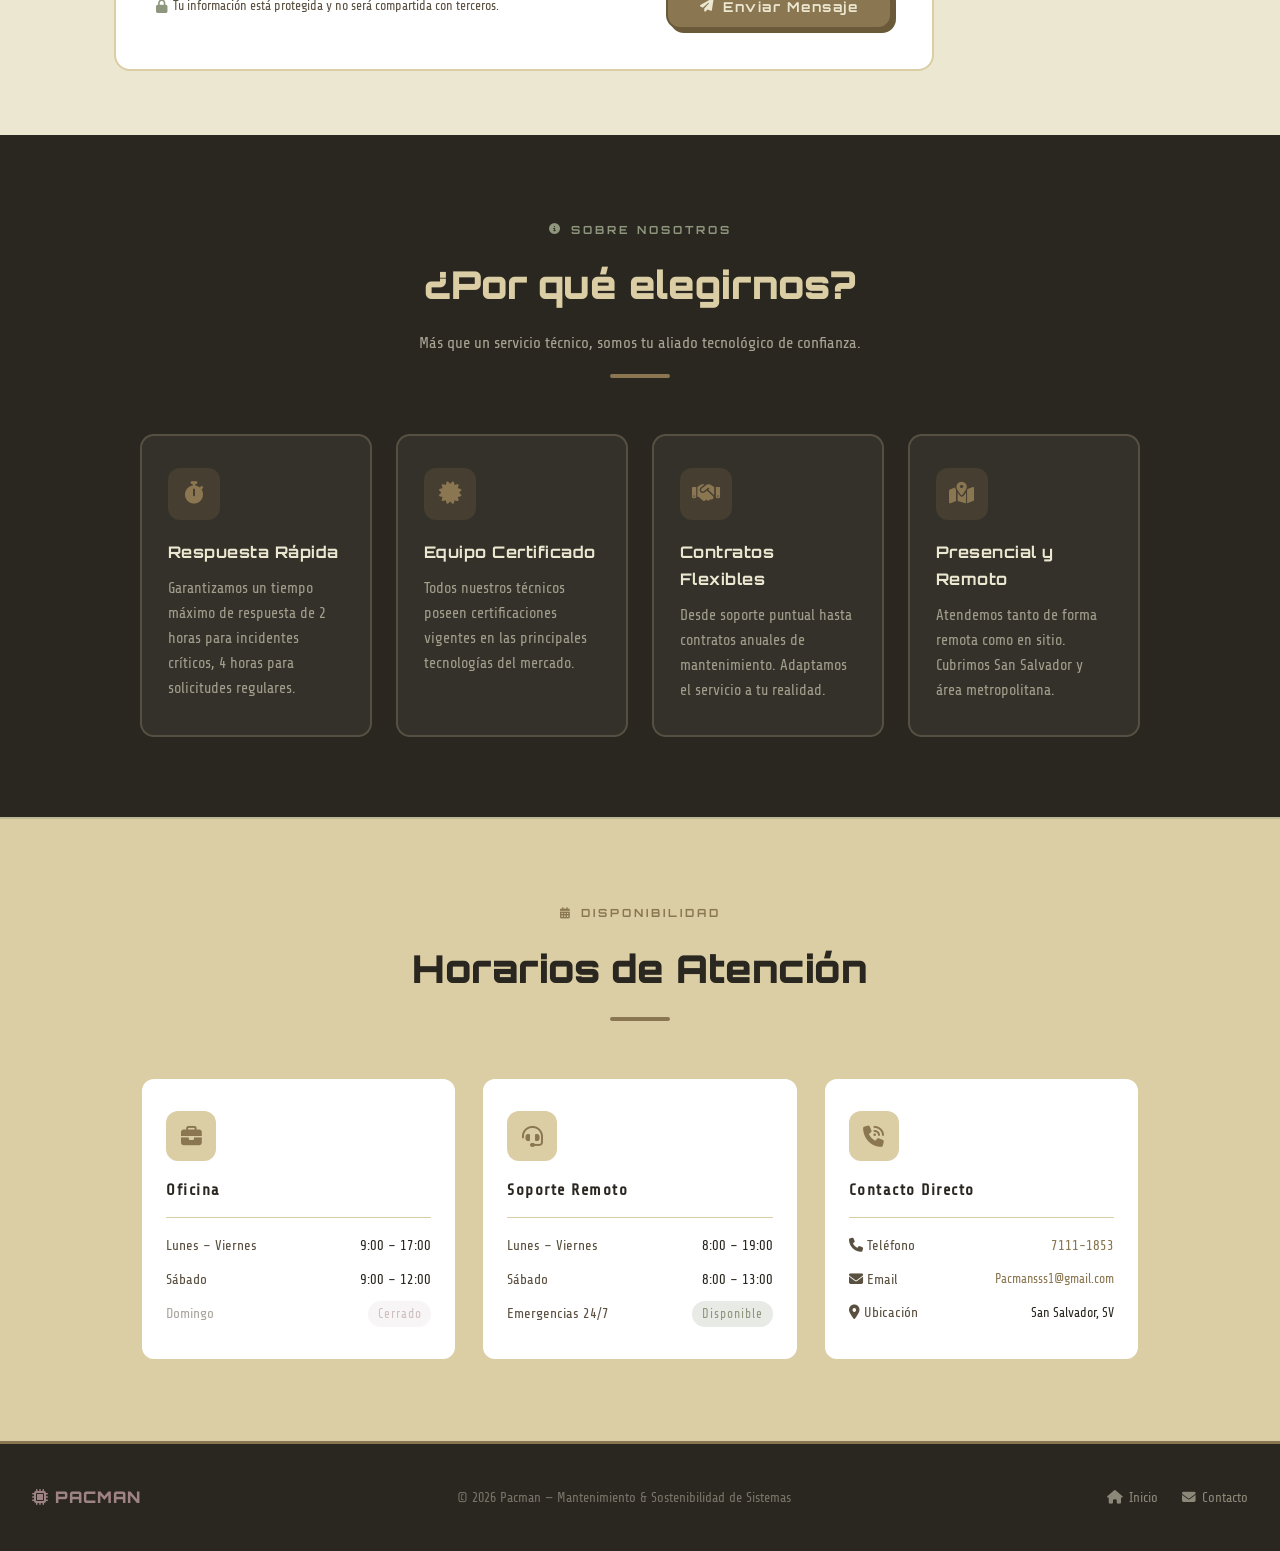
<file: contact.html>
<!DOCTYPE html>
<html lang="es">
<head>
<meta charset="UTF-8" />
<meta name="viewport" content="width=device-width, initial-scale=1.0"/>
<title>Contacto | Pacman — Mantenimiento &amp; Sostenibilidad</title>
<link rel="stylesheet" href="style.css"/>
<link rel="stylesheet" href="contact.css"/>
<link rel="stylesheet" href="https://cdnjs.cloudflare.com/ajax/libs/font-awesome/6.5.0/css/all.min.css"/>
</head>
<body>

<!-- ===================== NAVBAR ===================== -->
<nav class="navbar">
<a href="index.html" class="logo">
    <svg class="pacman-icon" viewBox="0 0 36 36" xmlns="http://www.w3.org/2000/svg">
    <g class="pacman-mouth">
        <path class="pacman-body" d="M18,18 L18,0 A18,18 0 1,1 17.99,0 Z" style="fill:var(--c5)"/>
    </g>
    <circle cx="18" cy="9" r="2.5" fill="var(--c3)" opacity="0.9"/>
    </svg>
    <span class="logo-text">PACMAN</span>
</a>

<ul class="nav-links">
    <li><a href="index.html"><i class="fa-solid fa-house"></i> Inicio</a></li>
    <li><a href="contact.html" class="active"><i class="fa-solid fa-envelope"></i> Contacto</a></li>
</ul>

<button class="hamburger" id="hamburger" aria-label="Menú">
    <span></span><span></span><span></span>
</button>
</nav>

<!-- Mobile menu -->
<div class="mobile-menu" id="mobileMenu">
<a href="index.html"><i class="fa-solid fa-house"></i> Inicio</a>
<a href="contact.html"><i class="fa-solid fa-envelope"></i> Contacto</a>
</div>

<!-- ===================== HERO CONTACTO ===================== -->
<div class="contact-hero">
<div class="hero-badge">
    <i class="fa-solid fa-headset"></i>
    ESTAMOS PARA AYUDARTE
</div>
<h1>Contáctanos</h1>
<p>Escríbenos, llámanos o visítanos. Nuestro equipo responde en menos de 2 horas.</p>
</div>

<!-- ===================== MAIN CONTENT ===================== -->
<main class="contact-main">

<!-- INFO CARDS -->
<section class="info-cards-section">
    <div class="contact-container">
        <div class="info-cards-grid">

        <div class="info-card" tabindex="0">
        <div class="info-card-icon">
            <i class="fa-solid fa-phone"></i>
        </div>
        <h3>Teléfono</h3>
        <p>Llámanos directamente</p>
        <a href="tel:60085743" class="info-card-link">7111-1853</a>
        </div>

        <div class="info-card" tabindex="0">
        <div class="info-card-icon">
            <i class="fa-solid fa-envelope"></i>
        </div>
        <h3>Correo Electrónico</h3>
        <p>Respuesta en menos de 2h</p>
        <a href="mailto:pacmanss@gmail.com" class="info-card-link">Pacmansss1@gmail.com</a>
        </div>

        <div class="info-card" tabindex="0">
        <div class="info-card-icon">
            <i class="fa-solid fa-location-dot"></i>
        </div>
        <h3>Ubicación</h3>
        <p>Visítanos en nuestra oficina</p>
        <span class="info-card-link">San Salvador, El Salvador</span>
        </div>

        <div class="info-card" tabindex="0">
        <div class="info-card-icon">
            <i class="fa-solid fa-clock"></i>
        </div>
        <h3>Horarios</h3>
        <p>Lun – Vie: 9:00 – 17:00</p>
        <span class="info-card-link">Sáb: 9:00 – 12:00</span>
        </div>

    </div>
    </div>
</section>

<!-- FORMS SECTION -->
<section class="forms-section">
    <div class="contact-container">

    <!-- Tabs -->
    <div class="tabs-wrapper">
        <button class="tab-btn active" data-tab="message">
        <i class="fa-solid fa-paper-plane"></i> Enviar Mensaje
        </button>
        <button class="tab-btn" data-tab="login">
        <i class="fa-solid fa-right-to-bracket"></i> Iniciar Sesión
        </button>
    </div>

    <!-- TAB: MENSAJE -->
    <div class="tab-panel active" id="tab-message">
        <div class="form-card">
        <div class="form-header">
            <i class="fa-solid fa-paper-plane"></i>
            <div>
            <h2>Envíanos un Mensaje</h2>
            <p>Completa el formulario y te responderemos a la brevedad.</p>
            </div>
        </div>

        <form class="contact-form" id="messageForm" novalidate>
            <div class="form-row">
            <div class="form-group">
                <label for="nombre">
                <i class="fa-solid fa-user"></i> Nombre Completo
                </label>
                <input type="text" id="nombre" name="nombre" placeholder="Tu nombre completo" required/>
            </div>
            <div class="form-group">
                <label for="empresa">
                <i class="fa-solid fa-building"></i> Empresa (opcional)
                </label>
                <input type="text" id="empresa" name="empresa" placeholder="Nombre de tu empresa"/>
            </div>
            </div>

            <div class="form-row">
            <div class="form-group">
                <label for="email">
                <i class="fa-solid fa-envelope"></i> Correo Electrónico
                </label>
                <input type="email" id="email" name="email" placeholder="tu@correo.com" required/>
            </div>
            <div class="form-group">
                <label for="telefono">
                <i class="fa-solid fa-phone"></i> Teléfono
                </label>
                <input type="tel" id="telefono" name="telefono" placeholder="0000-0000"/>
            </div>
            </div>

            <div class="form-group">
            <label for="servicio">
                <i class="fa-solid fa-gears"></i> Servicio de Interés
            </label>
            <select id="servicio" name="servicio">
                <option value="">Selecciona un servicio...</option>
                <option value="preventivo">Mantenimiento Preventivo</option>
                <option value="soporte">Soporte Técnico</option>
                <option value="sostenibilidad">Sostenibilidad de Sistemas</option>
                <option value="seguridad">Seguridad Informática</option>
                <option value="cloud">Gestión en la Nube</option>
                <option value="red">Infraestructura de Red</option>
                <option value="backup">Respaldo y Recuperación</option>
                <option value="monitoreo">Monitoreo Continuo</option>
                <option value="otro">Otro / Consulta General</option>
            </select>
            </div>

            <div class="form-group">
            <label for="mensaje">
                <i class="fa-solid fa-comment-dots"></i> Mensaje
            </label>
            <textarea id="mensaje" name="mensaje" rows="5"
                placeholder="Describe tu situación o lo que necesitas. Mientras más detalle, mejor podemos ayudarte..." required></textarea>
            </div>

            <div class="form-footer-row">
            <p class="form-note">
                <i class="fa-solid fa-lock"></i>
                Tu información está protegida y no será compartida con terceros.
            </p>
            <button type="submit" class="btn btn-primary btn-submit">
                <i class="fa-solid fa-paper-plane"></i> Enviar Mensaje
            </button>
            </div>
        </form>

        <!-- Success message (hidden by default) -->
        <div class="success-msg" id="successMsg">
            <i class="fa-solid fa-circle-check"></i>
            <h3>¡Mensaje enviado!</h3>
            <p>Gracias por contactarnos. Te responderemos en menos de 2 horas hábiles.</p>
        </div>
        </div>
    </div>

    <!-- TAB: LOGIN -->
    <div class="tab-panel" id="tab-login">
        <div class="form-card login-card">
        <div class="form-header">
            <i class="fa-solid fa-right-to-bracket"></i>
            <div>
            <h2>Portal de Clientes</h2>
            <p>Accede a tu panel para ver tickets, reportes y estado de tus sistemas.</p>
            </div>
        </div>

        <form class="contact-form" id="loginForm" novalidate>
            <div class="form-group">
            <label for="loginEmail">
                <i class="fa-solid fa-envelope"></i> Correo Electrónico
            </label>
            <input type="email" id="loginEmail" name="loginEmail"
                placeholder="tu@correo.com" required/>
            </div>

            <div class="form-group">
            <label for="loginPass">
                <i class="fa-solid fa-lock"></i> Contraseña
            </label>
            <div class="pass-wrapper">
                <input type="password" id="loginPass" name="loginPass"
                placeholder="••••••••" required/>
                <button type="button" class="toggle-pass" id="togglePass" aria-label="Mostrar contraseña">
                <i class="fa-solid fa-eye" id="eyeIcon"></i>
                </button>
            </div>
            </div>

            <div class="form-check-row">
            <label class="check-label">
                <input type="checkbox" id="remember"/>
                <span><i class="fa-solid fa-circle-check"></i> Recordarme</span>
            </label>
            <a href="#" class="forgot-link">¿Olvidaste tu contraseña?</a>
            </div>

            <button type="submit" class="btn btn-primary btn-submit full-width">
            <i class="fa-solid fa-right-to-bracket"></i> Iniciar Sesión
            </button>

            <div class="divider-text"><span>¿No tienes cuenta?</span></div>

            <a href="#" class="btn btn-outline btn-submit full-width"
            style="justify-content:center; text-align:center;">
            <i class="fa-solid fa-user-plus"></i> Solicitar Acceso
            </a>
        </form>
        </div>
    </div>

    </div>
</section>

<!-- NOSOTROS / SOBRE PACMAN -->
<section class="about-section">
    <div class="contact-container">
    <div class="section-header">
        <div class="section-label"><i class="fa-solid fa-circle-info"></i> Sobre Nosotros</div>
        <h2>¿Por qué elegirnos?</h2>
        <p>Más que un servicio técnico, somos tu aliado tecnológico de confianza.</p>
        <div class="divider"></div>
    </div>

        <div class="about-grid">
        <div class="about-item card" tabindex="0">
        <div class="card-icon"><i class="fa-solid fa-stopwatch"></i></div>
        <h3>Respuesta Rápida</h3>
        <p>Garantizamos un tiempo máximo de respuesta de 2 horas para incidentes críticos, 4 horas para solicitudes regulares.</p>
        </div>
        <div class="about-item card" tabindex="0">
        <div class="card-icon"><i class="fa-solid fa-certificate"></i></div>
        <h3>Equipo Certificado</h3>
        <p>Todos nuestros técnicos poseen certificaciones vigentes en las principales tecnologías del mercado.</p>
        </div>
        <div class="about-item card" tabindex="0">
        <div class="card-icon"><i class="fa-solid fa-handshake"></i></div>
        <h3>Contratos Flexibles</h3>
        <p>Desde soporte puntual hasta contratos anuales de mantenimiento. Adaptamos el servicio a tu realidad.</p>
        </div>
        <div class="about-item card" tabindex="0">
        <div class="card-icon"><i class="fa-solid fa-map-location-dot"></i></div>
        <h3>Presencial y Remoto</h3>
        <p>Atendemos tanto de forma remota como en sitio. Cubrimos San Salvador y área metropolitana.</p>
        </div>
    </div>
    </div>
</section>

<!-- HORARIOS DETALLADOS -->
<section class="schedule-section">
    <div class="contact-container">
    <div class="section-header">
        <div class="section-label"><i class="fa-solid fa-calendar-days"></i> Disponibilidad</div>
        <h2>Horarios de Atención</h2>
        <div class="divider"></div>
    </div>

    <div class="schedule-grid">
        <div class="schedule-card">
        <div class="schedule-icon"><i class="fa-solid fa-briefcase"></i></div>
        <h3>Oficina</h3>
        <div class="schedule-times">
            <div class="sched-row">
            <span>Lunes – Viernes</span>
            <span class="sched-time">9:00 – 17:00</span>
            </div>
            <div class="sched-row">
            <span>Sábado</span>
            <span class="sched-time">9:00 – 12:00</span>
            </div>
            <div class="sched-row closed">
            <span>Domingo</span>
            <span class="sched-time closed-tag">Cerrado</span>
            </div>
            </div>
        </div>

        <div class="schedule-card">
        <div class="schedule-icon"><i class="fa-solid fa-headset"></i></div>
        <h3>Soporte Remoto</h3>
        <div class="schedule-times">
            <div class="sched-row">
            <span>Lunes – Viernes</span>
            <span class="sched-time">8:00 – 19:00</span>
            </div>
            <div class="sched-row">
            <span>Sábado</span>
            <span class="sched-time">8:00 – 13:00</span>
            </div>
            <div class="sched-row">
            <span>Emergencias 24/7</span>
            <span class="sched-time urgent-tag">Disponible</span>
            </div>
        </div>
        </div>

        <div class="schedule-card">
        <div class="schedule-icon"><i class="fa-solid fa-phone-volume"></i></div>
        <h3>Contacto Directo</h3>
        <div class="schedule-times">
            <div class="sched-row">
            <span><i class="fa-solid fa-phone"></i> Teléfono</span>
            <span class="sched-time"><a href="tel:7111-1853" style="color:var(--c1);text-decoration:none;">7111-1853</a></span>
            </div>
            <div class="sched-row">
            <span><i class="fa-solid fa-envelope"></i> Email</span>
            <span class="sched-time" style="font-size:0.8rem;"><a href="mailto:Pacmansss1@gmail.com" style="color:var(--c1);text-decoration:none;">Pacmansss1@gmail.com</a></span>
            </div>
            <div class="sched-row">
            <span><i class="fa-solid fa-location-dot"></i> Ubicación</span>
            <span class="sched-time" style="font-size:0.82rem;">San Salvador, SV</span>
            </div>
        </div>
        </div>
    </div>
    </div>
</section>

</main>

<!-- ===================== FOOTER ===================== -->
<footer>
<div class="footer-brand">
    <i class="fa-solid fa-microchip"></i> PACMAN
</div>
<span class="footer-copy">© 2026 Pacman — Mantenimiento &amp; Sostenibilidad de Sistemas</span>
<div class="footer-links">
    <a href="index.html"><i class="fa-solid fa-house"></i> Inicio</a>
    <a href="contact.html"><i class="fa-solid fa-envelope"></i> Contacto</a>
</div>
</footer>

<script>
  // Hamburger
const hamburger = document.getElementById('hamburger');
const mobileMenu = document.getElementById('mobileMenu');
hamburger.addEventListener('click', () => {
    hamburger.classList.toggle('open');
    mobileMenu.classList.toggle('open');
});
mobileMenu.querySelectorAll('a').forEach(link => {
    link.addEventListener('click', () => {
    hamburger.classList.remove('open');
    mobileMenu.classList.remove('open');
    });
});

  // Tabs
document.querySelectorAll('.tab-btn').forEach(btn => {
    btn.addEventListener('click', () => {
    document.querySelectorAll('.tab-btn').forEach(b => b.classList.remove('active'));
    document.querySelectorAll('.tab-panel').forEach(p => p.classList.remove('active'));
    btn.classList.add('active');
    document.getElementById('tab-' + btn.dataset.tab).classList.add('active');
    });
});

  // Toggle password
const togglePass = document.getElementById('togglePass');
const loginPass  = document.getElementById('loginPass');
const eyeIcon    = document.getElementById('eyeIcon');
if (togglePass) {
    togglePass.addEventListener('click', () => {
    const isPass = loginPass.type === 'password';
    loginPass.type = isPass ? 'text' : 'password';
    eyeIcon.className = isPass ? 'fa-solid fa-eye-slash' : 'fa-solid fa-eye';
    });
}

  // Message form submit (demo)
document.getElementById('messageForm').addEventListener('submit', e => {
    e.preventDefault();
    document.getElementById('messageForm').style.display = 'none';
    document.getElementById('successMsg').style.display = 'flex';
});

  // Lift animation
document.querySelectorAll('.card, .info-card').forEach(card => {
    card.addEventListener('click', () => card.classList.toggle('lifted'));
    card.addEventListener('keydown', e => {
    if (e.key === 'Enter' || e.key === ' ') {
        e.preventDefault();
        card.classList.toggle('lifted');
    }
    });
});
</script>
</body>
</html>
</file>
<file: style.css>
/* =========================================================
  PACMAN — Mantenimiento & Sostenibilidad
  Paleta: #8A7650 | #8E977D | #ECE7D1 | #DBCEA5 | #9F8383
  Fuentes: Orbitron (títulos) | Share Tech (cuerpo)
   ========================================================= */

@import url('https://fonts.googleapis.com/css2?family=Orbitron:wght@400;700;900&family=Share+Tech&display=swap');
@import url('https://cdnjs.cloudflare.com/ajax/libs/font-awesome/6.5.0/css/all.min.css');

/* ---------- RESET & BASE ---------- */
*, *::before, *::after {
  box-sizing: border-box;
  margin: 0;
  padding: 0;
}

:root {
  --c1: #8A7650;   /* dorado tierra */
  --c2: #8E977D;   /* verde sage */
  --c3: #ECE7D1;   /* crema claro */
  --c4: #DBCEA5;   /* crema dorado */
  --c5: #9F8383;   /* rosa grisáceo (logo) */
  --dark: #2A2720;
  --text: #2A2720;
  --text-light: #5a5040;
  --shadow: rgba(138, 118, 80, 0.25);
  --radius: 14px;
}

html { scroll-behavior: smooth; }

body {
  font-family: 'Share Tech', monospace;
  background-color: var(--c3);
  color: var(--text);
  line-height: 1.7;
  font-size: 16px;
}

/* ---------- SCROLLBAR ---------- */
::-webkit-scrollbar { width: 8px; }
::-webkit-scrollbar-track { background: var(--c4); }
::-webkit-scrollbar-thumb { background: var(--c1); border-radius: 4px; }

/* =========================================================
  NAVBAR
   ========================================================= */
.navbar {
  position: sticky;
  top: 0;
  z-index: 1000;
  background: var(--dark);
  border-bottom: 3px solid var(--c1);
  padding: 0 2.5rem;
  display: flex;
  align-items: center;
  justify-content: space-between;
  height: 68px;
}

/* Logo */
.logo {
  display: flex;
  align-items: center;
  gap: 0.7rem;
  text-decoration: none;
}

.logo-text {
  font-family: 'Orbitron', sans-serif;
  font-weight: 900;
  font-size: 1.3rem;
  color: var(--c5);
  letter-spacing: 2px;
  text-shadow: 2px 2px 0 #6b5555;
}

/* Pacman SVG animado */
.pacman-icon {
  width: 36px;
  height: 36px;
  flex-shrink: 0;
}

.pacman-body {
  fill: var(--c5);
}

.pacman-mouth {
  animation: chomping 0.45s infinite alternate ease-in-out;
  transform-origin: 50% 50%;
}

@keyframes chomping {
  from { d: path("M18,18 L18,0 A18,18 0 1,1 17.9,0 Z"); }
  to   { d: path("M18,18 L18,4 A18,18 0 1,1 17.9,4 Z"); }
}

/* Nav links */
.nav-links {
  display: flex;
  list-style: none;
  gap: 2rem;
  align-items: center;
}

.nav-links a {
  font-family: 'Share Tech', monospace;
  color: var(--c3);
  text-decoration: none;
  font-size: 0.95rem;
  letter-spacing: 1px;
  display: flex;
  align-items: center;
  gap: 0.4rem;
  transition: color 0.2s;
  position: relative;
  padding-bottom: 4px;
}

.nav-links a::after {
  content: '';
  position: absolute;
  bottom: 0;
  left: 0;
  width: 0;
  height: 2px;
  background: var(--c1);
  transition: width 0.25s;
}

.nav-links a:hover { color: var(--c4); }
.nav-links a:hover::after { width: 100%; }

.nav-links a.active { color: var(--c4); }
.nav-links a.active::after { width: 100%; }

/* Hamburger */
.hamburger {
  display: none;
  flex-direction: column;
  gap: 5px;
  cursor: pointer;
  background: none;
  border: none;
  padding: 6px;
}

.hamburger span {
  display: block;
  width: 26px;
  height: 2.5px;
  background: var(--c3);
  border-radius: 2px;
  transition: transform 0.3s, opacity 0.3s;
}

.hamburger.open span:nth-child(1) { transform: translateY(7.5px) rotate(45deg); }
.hamburger.open span:nth-child(2) { opacity: 0; }
.hamburger.open span:nth-child(3) { transform: translateY(-7.5px) rotate(-45deg); }

/* Mobile menu */
.mobile-menu {
  display: none;
  flex-direction: column;
  background: var(--dark);
  border-top: 2px solid var(--c1);
  padding: 1.5rem 2.5rem;
  gap: 1.2rem;
  position: absolute;
  top: 68px;
  left: 0;
  right: 0;
  z-index: 999;
  box-shadow: 0 8px 24px rgba(0,0,0,0.3);
}

.mobile-menu.open { display: flex; }

.mobile-menu a {
  font-family: 'Share Tech', monospace;
  color: var(--c3);
  text-decoration: none;
  font-size: 1rem;
  letter-spacing: 1px;
  display: flex;
  align-items: center;
  gap: 0.6rem;
  padding: 0.4rem 0;
  border-bottom: 1px solid rgba(219,206,165,0.15);
  transition: color 0.2s;
}

.mobile-menu a:hover { color: var(--c4); }

/* =========================================================
  HERO
   ========================================================= */
.hero {
  background: var(--dark);
  padding: 5.5rem 2rem 4rem;
  text-align: center;
  position: relative;
  overflow: hidden;
}

.hero::before {
  content: '';
  position: absolute;
  inset: 0;
  background-image: radial-gradient(circle, rgba(138,118,80,0.12) 1.5px, transparent 1.5px);
  background-size: 26px 26px;
  pointer-events: none;
}

.hero-badge {
  display: inline-flex;
  align-items: center;
  gap: 0.5rem;
  background: var(--c1);
  color: var(--c3);
  font-family: 'Orbitron', sans-serif;
  font-size: 0.75rem;
  font-weight: 700;
  padding: 0.35rem 1.2rem;
  border-radius: 999px;
  letter-spacing: 2px;
  margin-bottom: 1.8rem;
  animation: pulseBadge 2.5s infinite;
}

@keyframes pulseBadge {
  0%, 100% { box-shadow: 0 0 0 0 rgba(138,118,80,0.5); }
  50% { box-shadow: 0 0 0 10px rgba(138,118,80,0); }
}

.hero h1 {
  font-family: 'Orbitron', sans-serif;
  font-weight: 900;
  font-size: clamp(2rem, 5vw, 4rem);
  color: var(--c4);
  line-height: 1.15;
  margin-bottom: 1.2rem;
  text-shadow: 3px 3px 0 rgba(138,118,80,0.4);
}

.hero h1 span { color: var(--c5); }

.hero p {
  font-size: 1.1rem;
  color: rgba(236,231,209,0.75);
  max-width: 580px;
  margin: 0 auto 2.5rem;
}

/* Dots path animation */
.dots-path {
  display: flex;
  justify-content: center;
  gap: 10px;
  margin-bottom: 2.5rem;
}

.dot {
  width: 11px;
  height: 11px;
  background: var(--c1);
  border-radius: 50%;
  animation: dotBlink 1.4s infinite;
}
.dot:nth-child(2) { animation-delay: 0.2s; }
.dot:nth-child(3) { animation-delay: 0.4s; }
.dot:nth-child(4) { animation-delay: 0.6s; }
.dot:nth-child(5) { animation-delay: 0.8s; }

@keyframes dotBlink {
  0%, 100% { opacity: 1; transform: scale(1); }
  50% { opacity: 0.2; transform: scale(0.5); }
}

/* Hero buttons */
.hero-btns {
  display: flex;
  gap: 1rem;
  justify-content: center;
  flex-wrap: wrap;
  margin-bottom: 3.5rem;
}

/* Ghosts */
.ghosts-row {
  display: flex;
  justify-content: center;
  gap: 2rem;
  flex-wrap: wrap;
}

.ghost {
  width: 42px;
  height: 48px;
  border-radius: 21px 21px 0 0;
  position: relative;
  animation: ghostBounce 1.8s ease-in-out infinite;
}

.ghost::after {
  content: '';
  position: absolute;
  bottom: -6px;
  left: 0;
  right: 0;
  height: 12px;
  background: inherit;
  clip-path: polygon(0% 0%, 16% 100%, 33% 0%, 50% 100%, 66% 0%, 83% 100%, 100% 0%);
}

.ghost .eyes {
  display: flex;
  gap: 8px;
  justify-content: center;
  padding-top: 11px;
}

.ghost .eye {
  width: 8px;
  height: 8px;
  background: var(--c3);
  border-radius: 50%;
  position: relative;
}

.ghost .eye::after {
  content: '';
  position: absolute;
  width: 4px;
  height: 4px;
  background: var(--dark);
  border-radius: 50%;
  top: 2px;
  left: 2px;
}

.ghost:nth-child(1) { background: #37353E; animation-delay: 0s; }
.ghost:nth-child(2) { background: #44444E; animation-delay: 0.3s; }
.ghost:nth-child(3) { background: #715A5A; animation-delay: 0.6s; }
.ghost:nth-child(4) { background: #D3DAD9; animation-delay: 0.9s; }

@keyframes ghostBounce {
  0%, 100% { transform: translateY(0); }
  50% { transform: translateY(-12px); }
}

/* =========================================================
  BUTTONS
   ========================================================= */
.btn {
  display: inline-flex;
  align-items: center;
  gap: 0.5rem;
  font-family: 'Orbitron', sans-serif;
  font-size: 0.85rem;
  font-weight: 700;
  letter-spacing: 1.5px;
  padding: 0.8rem 2rem;
  border-radius: var(--radius);
  text-decoration: none;
  cursor: pointer;
  border: 2px solid transparent;
  transition: transform 0.15s, box-shadow 0.15s;
}

.btn-primary {
  background: var(--c1);
  color: var(--c3);
  border-color: #6b5a3a;
  box-shadow: 4px 4px 0 #6b5a3a;
}

.btn-primary:hover {
  transform: translate(-2px, -2px);
  box-shadow: 6px 6px 0 #6b5a3a;
}

.btn-outline {
  background: transparent;
  color: var(--c4);
  border-color: var(--c4);
  box-shadow: 4px 4px 0 rgba(219,206,165,0.3);
}

.btn-outline:hover {
  background: rgba(219,206,165,0.1);
  transform: translate(-2px, -2px);
  box-shadow: 6px 6px 0 rgba(219,206,165,0.3);
}

/* =========================================================
  SECTION COMMON
   ========================================================= */
section { padding: 5rem 2rem; }

.section-header {
  text-align: center;
  margin-bottom: 3.5rem;
}

.section-label {
  display: inline-flex;
  align-items: center;
  gap: 0.5rem;
  font-family: 'Orbitron', sans-serif;
  font-size: 0.7rem;
  font-weight: 700;
  letter-spacing: 3px;
  color: var(--c1);
  text-transform: uppercase;
  margin-bottom: 0.8rem;
}

.section-header h2 {
  font-family: 'Orbitron', sans-serif;
  font-weight: 900;
  font-size: clamp(1.6rem, 3.5vw, 2.4rem);
  color: var(--text);
  margin-bottom: 0.8rem;
}

.section-header p {
  color: var(--text-light);
  max-width: 560px;
  margin: 0 auto;
  font-size: 1rem;
}

/* Divider */
.divider {
  width: 60px;
  height: 4px;
  background: var(--c1);
  margin: 1rem auto 0;
  border-radius: 2px;
}

/* =========================================================
  LIFT CARDS (animación al seleccionar)
   ========================================================= */
.cards-grid {
  display: grid;
  grid-template-columns: repeat(auto-fit, minmax(240px, 1fr));
  gap: 1.6rem;
  max-width: 1100px;
  margin: 0 auto;
}

.card {
  background: #fff;
  border: 2px solid var(--c4);
  border-radius: var(--radius);
  padding: 2rem 1.6rem;
  cursor: pointer;
  transition: transform 0.25s cubic-bezier(0.34,1.56,0.64,1),
              box-shadow 0.25s ease,
              border-color 0.25s;
  position: relative;
  overflow: hidden;
}

.card::before {
  content: '';
  position: absolute;
  top: 0; left: 0; right: 0;
  height: 4px;
  background: var(--c1);
  transform: scaleX(0);
  transform-origin: left;
  transition: transform 0.3s;
}

.card:hover,
.card:focus,
.card.lifted {
  transform: translateY(-10px);
  box-shadow: 0 20px 40px var(--shadow), 0 8px 16px rgba(138,118,80,0.15);
  border-color: var(--c1);
}

.card:hover::before,
.card:focus::before,
.card.lifted::before {
  transform: scaleX(1);
}

.card-icon {
  width: 52px;
  height: 52px;
  background: var(--c4);
  border-radius: 12px;
  display: flex;
  align-items: center;
  justify-content: center;
  font-size: 1.4rem;
  color: var(--c1);
  margin-bottom: 1.2rem;
  transition: background 0.25s;
}

.card:hover .card-icon,
.card.lifted .card-icon {
  background: var(--c1);
  color: var(--c3);
}

.card h3 {
  font-family: 'Orbitron', sans-serif;
  font-weight: 700;
  font-size: 1rem;
  color: var(--text);
  margin-bottom: 0.6rem;
  letter-spacing: 0.5px;
}

.card p {
  color: var(--text-light);
  font-size: 0.95rem;
  line-height: 1.65;
}

/* =========================================================
  STATS BAND
   ========================================================= */
.stats-band {
  background: var(--dark);
  border-top: 3px solid var(--c1);
  border-bottom: 3px solid var(--c1);
  padding: 3.5rem 2rem;
  display: flex;
  justify-content: center;
  gap: 3.5rem;
  flex-wrap: wrap;
}

.stat {
  text-align: center;
  display: flex;
  flex-direction: column;
  align-items: center;
  gap: 0.4rem;
}

.stat-icon {
  font-size: 1.6rem;
  color: var(--c2);
  margin-bottom: 0.3rem;
}

.stat-num {
  font-family: 'Orbitron', sans-serif;
  font-weight: 900;
  font-size: 2.6rem;
  color: var(--c4);
  line-height: 1;
}

.stat-label {
  font-family: 'Share Tech', monospace;
  font-size: 0.85rem;
  color: rgba(236,231,209,0.6);
  letter-spacing: 1px;
}

/* =========================================================
  INFO SECTIONS (alternadas)
   ========================================================= */
.info-section {
  max-width: 1000px;
  margin: 0 auto;
  display: grid;
  grid-template-columns: 1fr 1fr;
  gap: 3rem;
  align-items: center;
}

.info-section.reverse { direction: rtl; }
.info-section.reverse > * { direction: ltr; }

.info-visual {
  background: var(--c4);
  border-radius: var(--radius);
  padding: 2.5rem;
  border: 2px solid var(--c1);
  text-align: center;
}

.info-visual i {
  font-size: 5rem;
  color: var(--c1);
  display: block;
  margin-bottom: 1rem;
}

.info-visual p {
  font-family: 'Orbitron', sans-serif;
  font-size: 0.85rem;
  color: var(--text-light);
  letter-spacing: 1px;
}

.info-content h2 {
  font-family: 'Orbitron', sans-serif;
  font-weight: 900;
  font-size: 1.7rem;
  color: var(--text);
  margin-bottom: 1rem;
  line-height: 1.3;
}

.info-content p {
  color: var(--text-light);
  font-size: 0.98rem;
  margin-bottom: 1rem;
  line-height: 1.7;
}

.info-list {
  list-style: none;
  display: flex;
  flex-direction: column;
  gap: 0.6rem;
  margin-top: 1rem;
}

.info-list li {
  display: flex;
  align-items: flex-start;
  gap: 0.7rem;
  font-size: 0.95rem;
  color: var(--text-light);
}

.info-list li i {
  color: var(--c1);
  margin-top: 3px;
  flex-shrink: 0;
}

/* =========================================================
  TABLE
   ========================================================= */
.table-section {
  background: var(--c4);
  border-top: 3px solid var(--c2);
  border-bottom: 3px solid var(--c2);
}

.table-wrap {
  max-width: 900px;
  margin: 0 auto;
  overflow-x: auto;
}

.styled-table {
  width: 100%;
  border-collapse: collapse;
  font-family: 'Share Tech', monospace;
  font-size: 0.95rem;
}

.styled-table thead tr {
  background: var(--dark);
  color: var(--c4);
}

.styled-table th {
  font-family: 'Orbitron', sans-serif;
  font-size: 0.8rem;
  letter-spacing: 1px;
  padding: 1rem 1.2rem;
  text-align: left;
  border-bottom: 3px solid var(--c1);
}

.styled-table th i {
  margin-right: 0.4rem;
  color: var(--c1);
}

.styled-table td {
  padding: 0.9rem 1.2rem;
  border-bottom: 1px solid rgba(138,118,80,0.2);
  color: var(--text);
  vertical-align: top;
}

.styled-table tbody tr {
  transition: background 0.2s;
}

.styled-table tbody tr:hover {
  background: rgba(138,118,80,0.08);
}

.styled-table tbody tr:last-child td {
  border-bottom: none;
}

.badge-table {
  display: inline-flex;
  align-items: center;
  gap: 0.35rem;
  background: var(--c1);
  color: var(--c3);
  font-family: 'Orbitron', sans-serif;
  font-size: 0.7rem;
  padding: 0.25rem 0.7rem;
  border-radius: 999px;
  letter-spacing: 1px;
}

/* =========================================================
  PROCESS STEPS
   ========================================================= */
.steps-grid {
  display: grid;
  grid-template-columns: repeat(auto-fit, minmax(200px, 1fr));
  gap: 1.5rem;
  max-width: 1000px;
  margin: 0 auto;
  position: relative;
}

.step-card {
  background: var(--dark);
  border-radius: var(--radius);
  padding: 2rem 1.5rem;
  text-align: center;
  border: 2px solid rgba(219,206,165,0.15);
  transition: transform 0.25s cubic-bezier(0.34,1.56,0.64,1),
              box-shadow 0.25s ease,
              border-color 0.25s;
  cursor: pointer;
}

.step-card:hover,
.step-card.lifted {
  transform: translateY(-10px);
  box-shadow: 0 20px 40px rgba(0,0,0,0.35);
  border-color: var(--c1);
}

.step-number {
  font-family: 'Orbitron', sans-serif;
  font-size: 0.7rem;
  font-weight: 700;
  letter-spacing: 2px;
  color: var(--c1);
  margin-bottom: 0.8rem;
  display: block;
}

.step-card i {
  font-size: 2.2rem;
  color: var(--c2);
  margin-bottom: 1rem;
  display: block;
}

.step-card h3 {
  font-family: 'Orbitron', sans-serif;
  font-size: 0.9rem;
  font-weight: 700;
  color: var(--c3);
  margin-bottom: 0.5rem;
}

.step-card p {
  color: rgba(236,231,209,0.6);
  font-size: 0.88rem;
  line-height: 1.6;
}

/* =========================================================
  CTA BAND
   ========================================================= */
.cta-band {
  background: var(--c1);
  padding: 4rem 2rem;
  text-align: center;
}

.cta-band h2 {
  font-family: 'Orbitron', sans-serif;
  font-weight: 900;
  font-size: clamp(1.5rem, 3vw, 2.2rem);
  color: var(--c3);
  margin-bottom: 0.8rem;
}

.cta-band p {
  color: rgba(236,231,209,0.8);
  margin-bottom: 2rem;
  font-size: 1rem;
}

.btn-cta {
  background: var(--c3);
  color: var(--c1);
  border-color: #c8b880;
  box-shadow: 4px 4px 0 #c8b880;
}

.btn-cta:hover {
  transform: translate(-2px, -2px);
  box-shadow: 6px 6px 0 #c8b880;
  color: var(--c1);
}

/* =========================================================
  FOOTER
   ========================================================= */
footer {
  background: var(--dark);
  border-top: 3px solid var(--c1);
  padding: 2.5rem 2rem;
  display: flex;
  justify-content: space-between;
  align-items: center;
  flex-wrap: wrap;
  gap: 1rem;
}

.footer-brand {
  font-family: 'Orbitron', sans-serif;
  font-size: 1rem;
  color: var(--c5);
  font-weight: 900;
  letter-spacing: 1px;
}

.footer-copy {
  font-family: 'Share Tech', monospace;
  color: rgba(236,231,209,0.4);
  font-size: 0.85rem;
}

.footer-links {
  display: flex;
  gap: 1.5rem;
}

.footer-links a {
  color: rgba(236,231,209,0.5);
  text-decoration: none;
  font-size: 0.85rem;
  transition: color 0.2s;
  display: flex;
  align-items: center;
  gap: 0.4rem;
}

.footer-links a:hover { color: var(--c4); }

/* =========================================================
  RESPONSIVE
   ========================================================= */
@media (max-width: 768px) {
  .navbar { padding: 0 1.7rem; }
  .nav-links { display: none; }
  .hamburger { display: flex; }

  .info-section {
    grid-template-columns: 1fr;
    gap: 1rem;
  }
  .info-section.reverse { direction: ltr; }

  footer {
    flex-direction: column;
    text-align: center;
  }
}

@media (max-width: 500px) {
  .hero { padding: 4rem 1.2rem 3rem; }
  .cards-grid { grid-template-columns: 1fr; }
  .stats-band { gap: 2rem; }
}
</file>
<file: contact.css>
/* =========================================================
    CONTACT.CSS — Pacman Mantenimiento & Sostenibilidad
    Fuente exclusiva: Share Tech
    Paleta: #8A7650 | #8E977D | #ECE7D1 | #DBCEA5 | #9F8383
   ========================================================= */

/* Override: Share Tech everywhere en contact */
body {
font-family: 'Share Tech', monospace;
}

/* Contact hero */
.contact-hero {
background: var(--dark);
text-align: center;
padding: 5rem 2rem 4rem;
border-bottom: 3px solid var(--c1);
position: relative;
overflow: hidden;
}

.contact-hero::before {
content: '';
position: absolute;
inset: 0;
background-image: radial-gradient(circle, rgba(142,151,125,0.1) 1.5px, transparent 1.5px);
background-size: 28px 28px;
pointer-events: none;
}

.contact-hero h1 {
font-family: 'Share Tech', monospace;
font-size: clamp(2.2rem, 5vw, 4rem);
color: var(--c4);
margin-bottom: 1rem;
letter-spacing: 3px;
text-shadow: 2px 2px 0 rgba(138,118,80,0.3);
}

.contact-hero p {
color: rgba(236,231,209,0.7);
font-size: 1.05rem;
max-width: 500px;
margin: 0 auto;
}

/* Container */
.contact-container {
max-width: 1100px;
margin: 0 auto;
padding: 0 1.5rem;
}

/* =========================================================
INFO CARDS
   ========================================================= */
.info-cards-section {
background: var(--c4);
padding: 4rem 2rem;
border-bottom: 2px solid rgba(142,151,125,0.4);
}

.info-cards-grid {
display: grid;
grid-template-columns: repeat(auto-fit, minmax(220px, 1fr));
gap: 1.5rem;
}

.info-card {
background: #fff;
border: 2px solid var(--c4);
border-radius: 14px;
padding: 2rem 1.5rem;
text-align: center;
cursor: pointer;
transition: transform 0.25s cubic-bezier(0.34,1.56,0.64,1),
                box-shadow 0.25s,
                border-color 0.25s;
}

.info-card:hover,
.info-card.lifted {
transform: translateY(-10px);
box-shadow: 0 20px 40px var(--shadow);
border-color: var(--c1);
}

.info-card-icon {
width: 58px;
height: 58px;
background: var(--c4);
border-radius: 14px;
display: flex;
align-items: center;
justify-content: center;
font-size: 1.5rem;
color: var(--c1);
margin: 0 auto 1rem;
transition: background 0.25s, color 0.25s;
}

.info-card:hover .info-card-icon,
.info-card.lifted .info-card-icon {
background: var(--c1);
color: var(--c3);
}

.info-card h3 {
font-family: 'Share Tech', monospace;
font-size: 1rem;
letter-spacing: 1px;
color: var(--text);
margin-bottom: 0.4rem;
}

.info-card p {
color: var(--text-light);
font-size: 0.88rem;
margin-bottom: 0.5rem;
}

.info-card-link {
display: inline-block;
color: var(--c1);
font-size: 0.95rem;
font-weight: bold;
text-decoration: none;
letter-spacing: 0.5px;
transition: color 0.2s;
}

.info-card-link:hover { color: var(--c5); text-decoration: underline; }

/* =========================================================
FORMS SECTION
   ========================================================= */
.forms-section {
background: var(--c3);
padding: 4rem 2rem;
}

/* Tabs */
.tabs-wrapper {
display: flex;
gap: 0.5rem;
margin-bottom: 2rem;
border-bottom: 2px solid var(--c4);
padding-bottom: 0;
flex-wrap: wrap;
}

.tab-btn {
font-family: 'Share Tech', monospace;
font-size: 0.9rem;
letter-spacing: 1px;
color: var(--text-light);
background: none;
border: none;
border-bottom: 3px solid transparent;
padding: 0.7rem 1.5rem;
cursor: pointer;
display: flex;
align-items: center;
gap: 0.5rem;
transition: color 0.2s, border-color 0.2s;
margin-bottom: -2px;
}

.tab-btn:hover { color: var(--c1); }

.tab-btn.active {
color: var(--c1);
border-bottom-color: var(--c1);
}

.tab-panel { display: none; }
.tab-panel.active { display: block; }

/* Form card */
.form-card {
background: #fff;
border: 2px solid var(--c4);
border-radius: 16px;
padding: 2.5rem;
max-width: 820px;
}

.login-card {
max-width: 480px;
}

.form-header {
display: flex;
align-items: flex-start;
gap: 1rem;
margin-bottom: 2rem;
padding-bottom: 1.5rem;
border-bottom: 1px solid var(--c4);
}

.form-header > i {
font-size: 2rem;
color: var(--c1);
margin-top: 4px;
flex-shrink: 0;
}

.form-header h2 {
font-family: 'Share Tech', monospace;
font-size: 1.4rem;
letter-spacing: 1.5px;
color: var(--text);
margin-bottom: 0.2rem;
}

.form-header p {
color: var(--text-light);
font-size: 0.9rem;
}

/* Form elements */
.contact-form {
display: flex;
flex-direction: column;
gap: 1.2rem;
}

.form-row {
display: grid;
grid-template-columns: 1fr 1fr;
gap: 1.2rem;
}

.form-group {
display: flex;
flex-direction: column;
gap: 0.4rem;
}

.form-group label {
font-family: 'Share Tech', monospace;
font-size: 0.85rem;
letter-spacing: 1px;
color: var(--text);
display: flex;
align-items: center;
gap: 0.4rem;
}

.form-group label i { color: var(--c1); font-size: 0.8rem; }

.form-group input,
.form-group select,
.form-group textarea {
font-family: 'Share Tech', monospace;
font-size: 0.95rem;
color: var(--text);
background: var(--c3);
border: 2px solid var(--c4);
border-radius: 10px;
padding: 0.75rem 1rem;
transition: border-color 0.2s, box-shadow 0.2s;
outline: none;
width: 100%;
}

.form-group input:focus,
.form-group select:focus,
.form-group textarea:focus {
border-color: var(--c1);
box-shadow: 0 0 0 3px rgba(138,118,80,0.15);
}

.form-group input::placeholder,
.form-group textarea::placeholder {
color: rgba(90,80,64,0.45);
}

.form-group textarea { resize: vertical; min-height: 120px; }

.form-group select {cursor: pointer;
appearance: none;
background-image: url("data:image/svg+xml,%3Csvg xmlns='http://www.w3.org/2000/svg' width='12' height='8' viewBox='0 0 12 8'%3E%3Cpath fill='%238A7650' d='M1 1l5 5 5-5'/%3E%3C/svg%3E");
background-repeat: no-repeat;
background-position: right 1rem center;
padding-right: 2.5rem;
}

/* Password wrapper */
.pass-wrapper {
position: relative;
}

.pass-wrapper input { padding-right: 3rem; }

.toggle-pass {
position: absolute;
right: 0.8rem;
top: 50%;
transform: translateY(-50%);
background: none;
border: none;
color: var(--c1);
cursor: pointer;
font-size: 0.95rem;
padding: 4px;
transition: color 0.2s;
}

.toggle-pass:hover { color: var(--c5); }

/* Checkbox */
.form-check-row {
display: flex;
justify-content: space-between;
align-items: center;
flex-wrap: wrap;
gap: 0.5rem;
}

.check-label {
display: flex;
align-items: center;
gap: 0.5rem;
font-size: 0.88rem;
color: var(--text-light);
cursor: pointer;
}

.check-label input[type="checkbox"] { accent-color: var(--c1); width: 15px; height: 15px; }
.check-label i { color: var(--c1); }

.forgot-link {
font-size: 0.85rem;
color: var(--c1);
text-decoration: none;
letter-spacing: 0.5px;
transition: color 0.2s;
}
.forgot-link:hover { color: var(--c5); text-decoration: underline; }

/* Form footer */
.form-footer-row {
display: flex;
justify-content: space-between;
align-items: center;
gap: 1rem;
flex-wrap: wrap;
padding-top: 0.5rem;
border-top: 1px solid var(--c4);
}

.form-note {
font-size: 0.82rem;
color: var(--text-light);
display: flex;
align-items: center;
gap: 0.4rem;
}

.form-note i { color: var(--c2); }

.btn-submit { flex-shrink: 0; }

.full-width { width: 100%; text-align: center; justify-content: center; }

/* Divider text */
.divider-text {
display: flex;
align-items: center;
gap: 1rem;
font-size: 0.82rem;
color: var(--text-light);
letter-spacing: 1px;
margin: 0.3rem 0;
}
.divider-text::before,
.divider-text::after {
content: '';
flex: 1;
height: 1px;
background: var(--c4);
}

/* Success message */
.success-msg {
display: none;
flex-direction: column;
align-items: center;
text-align: center;
padding: 3rem 2rem;
gap: 1rem;
}

.success-msg i {
font-size: 4rem;
color: var(--c2);
}

.success-msg h3 {
font-family: 'Share Tech', monospace;
font-size: 1.4rem;
letter-spacing: 2px;
color: var(--text);
}

.success-msg p {
color: var(--text-light);
font-size: 0.95rem;
}

/* =========================================================
ABOUT SECTION
   ========================================================= */
.about-section {
background: var(--dark);
padding: 5rem 2rem;
}

.about-section .section-header h2 {
color: var(--c4);
}

.about-section .section-label { color: var(--c2); }
.about-section .section-header p { color: rgba(236,231,209,0.65); }

.about-grid {
display: grid;
grid-template-columns: repeat(auto-fit, minmax(220px, 1fr));
gap: 1.5rem;
max-width: 1000px;
margin: 0 auto;
}

.about-item {
background: rgba(236,231,209,0.05) !important;
border-color: rgba(219,206,165,0.2) !important;
}

.about-item h3 { color: var(--c3) !important; }
.about-item p  { color: rgba(236,231,209,0.6) !important; }
.about-item .card-icon { background: rgba(138,118,80,0.2) !important; }

/* =========================================================
SCHEDULE SECTION
   ========================================================= */
.schedule-section {
background: var(--c4);
padding: 5rem 2rem;
border-top: 2px solid rgba(142,151,125,0.4);
}

.schedule-grid {
display: grid;
grid-template-columns: repeat(auto-fit, minmax(260px, 1fr));
gap: 1.5rem;
max-width: 1000px;
margin: 0 auto;
}

.schedule-card {
background: #fff;
border: 2px solid var(--c4);
border-radius: 14px;
padding: 2rem 1.5rem;
transition: transform 0.25s cubic-bezier(0.34,1.56,0.64,1), box-shadow 0.25s;
}

.schedule-card:hover {
transform: translateY(-6px);
box-shadow: 0 16px 32px var(--shadow);
}

.schedule-icon {
width: 50px;
height: 50px;
background: var(--c4);
border-radius: 12px;
display: flex;
align-items: center;
justify-content: center;
font-size: 1.3rem;
color: var(--c1);
margin-bottom: 1rem;
}

.schedule-card h3 {
font-family: 'Share Tech', monospace;
font-size: 1rem;
letter-spacing: 1.5px;
color: var(--text);
margin-bottom: 1rem;
padding-bottom: 0.8rem;
border-bottom: 1px solid var(--c4);
}

.schedule-times { display: flex; flex-direction: column; gap: 0.6rem; }

.sched-row {
display: flex;
justify-content: space-between;
align-items: center;
font-size: 0.88rem;
color: var(--text-light);
gap: 0.5rem;
}

.sched-time {
font-family: 'Share Tech', monospace;
color: var(--text);
font-size: 0.88rem;
text-align: right;
}

.sched-row.closed { opacity: 0.5; }

.closed-tag {
display: inline-block;
background: rgba(159,131,131,0.15);
color: var(--c5);
font-size: 0.78rem;
padding: 0.15rem 0.6rem;
border-radius: 999px;
letter-spacing: 1px;
}

.urgent-tag {
display: inline-block;
background: rgba(142,151,125,0.2);
color: var(--c2);
font-size: 0.78rem;
padding: 0.15rem 0.6rem;
border-radius: 999px;
letter-spacing: 1px;
}

/* =========================================================
RESPONSIVE
   ========================================================= */
@media (max-width: 640px) {
.form-row { grid-template-columns: 1fr; }
.form-footer-row { flex-direction: column; align-items: stretch; }
.form-card { padding: 1.5rem; }
.btn-submit { width: 100%; justify-content: center; }
.form-check-row { flex-direction: column; align-items: flex-start; }
}
</file>
